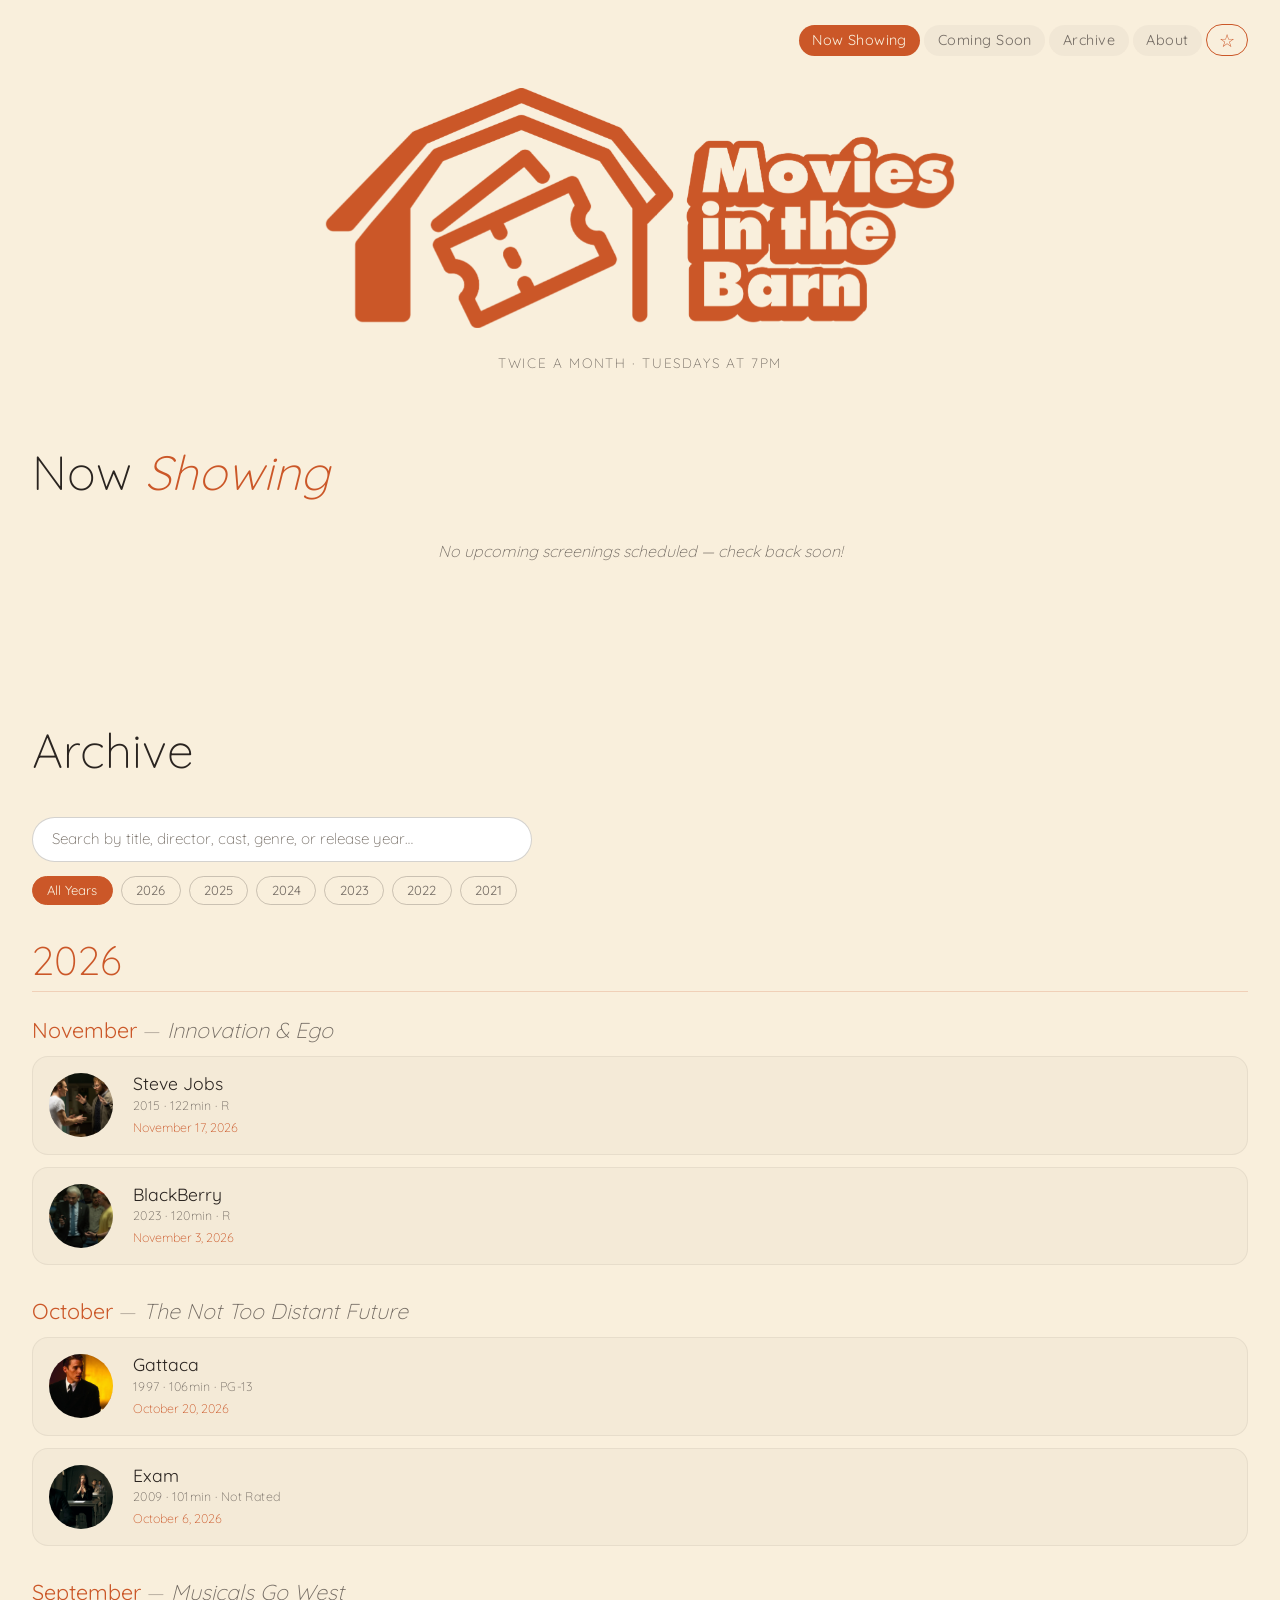
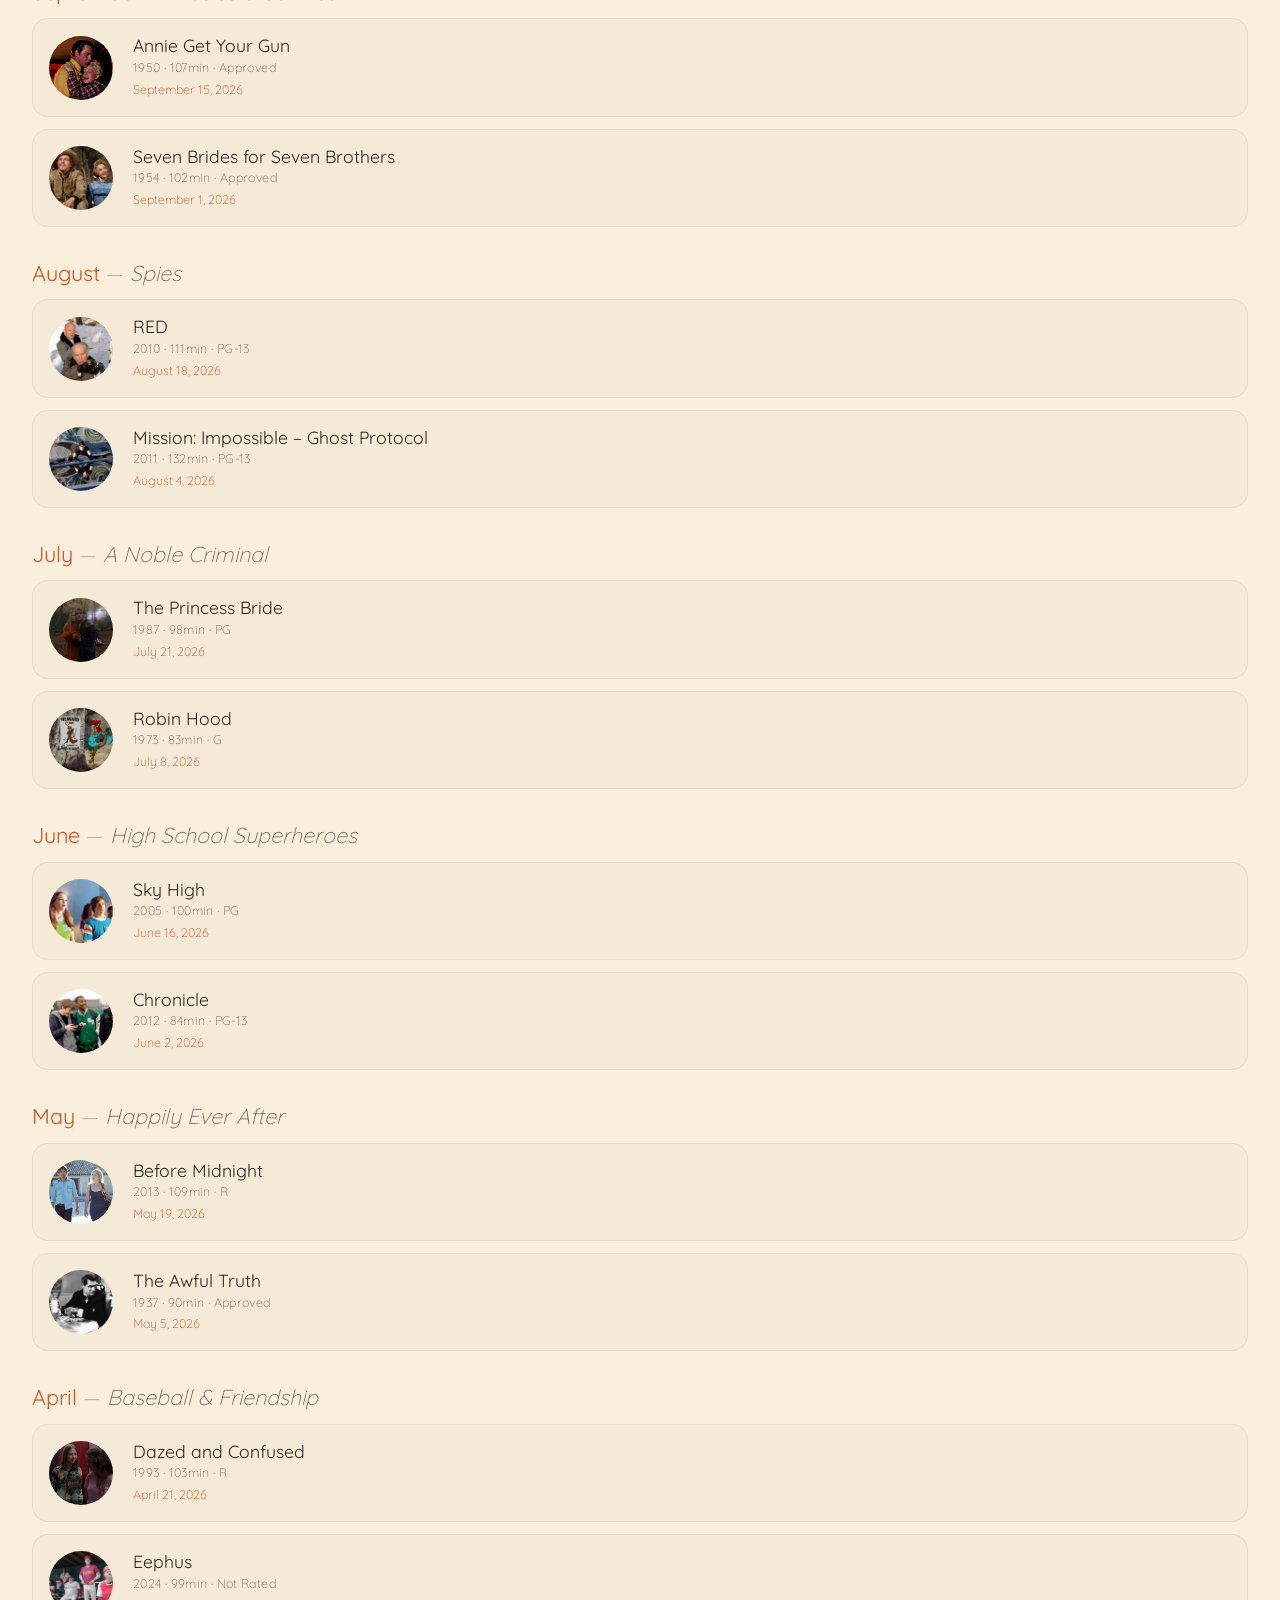
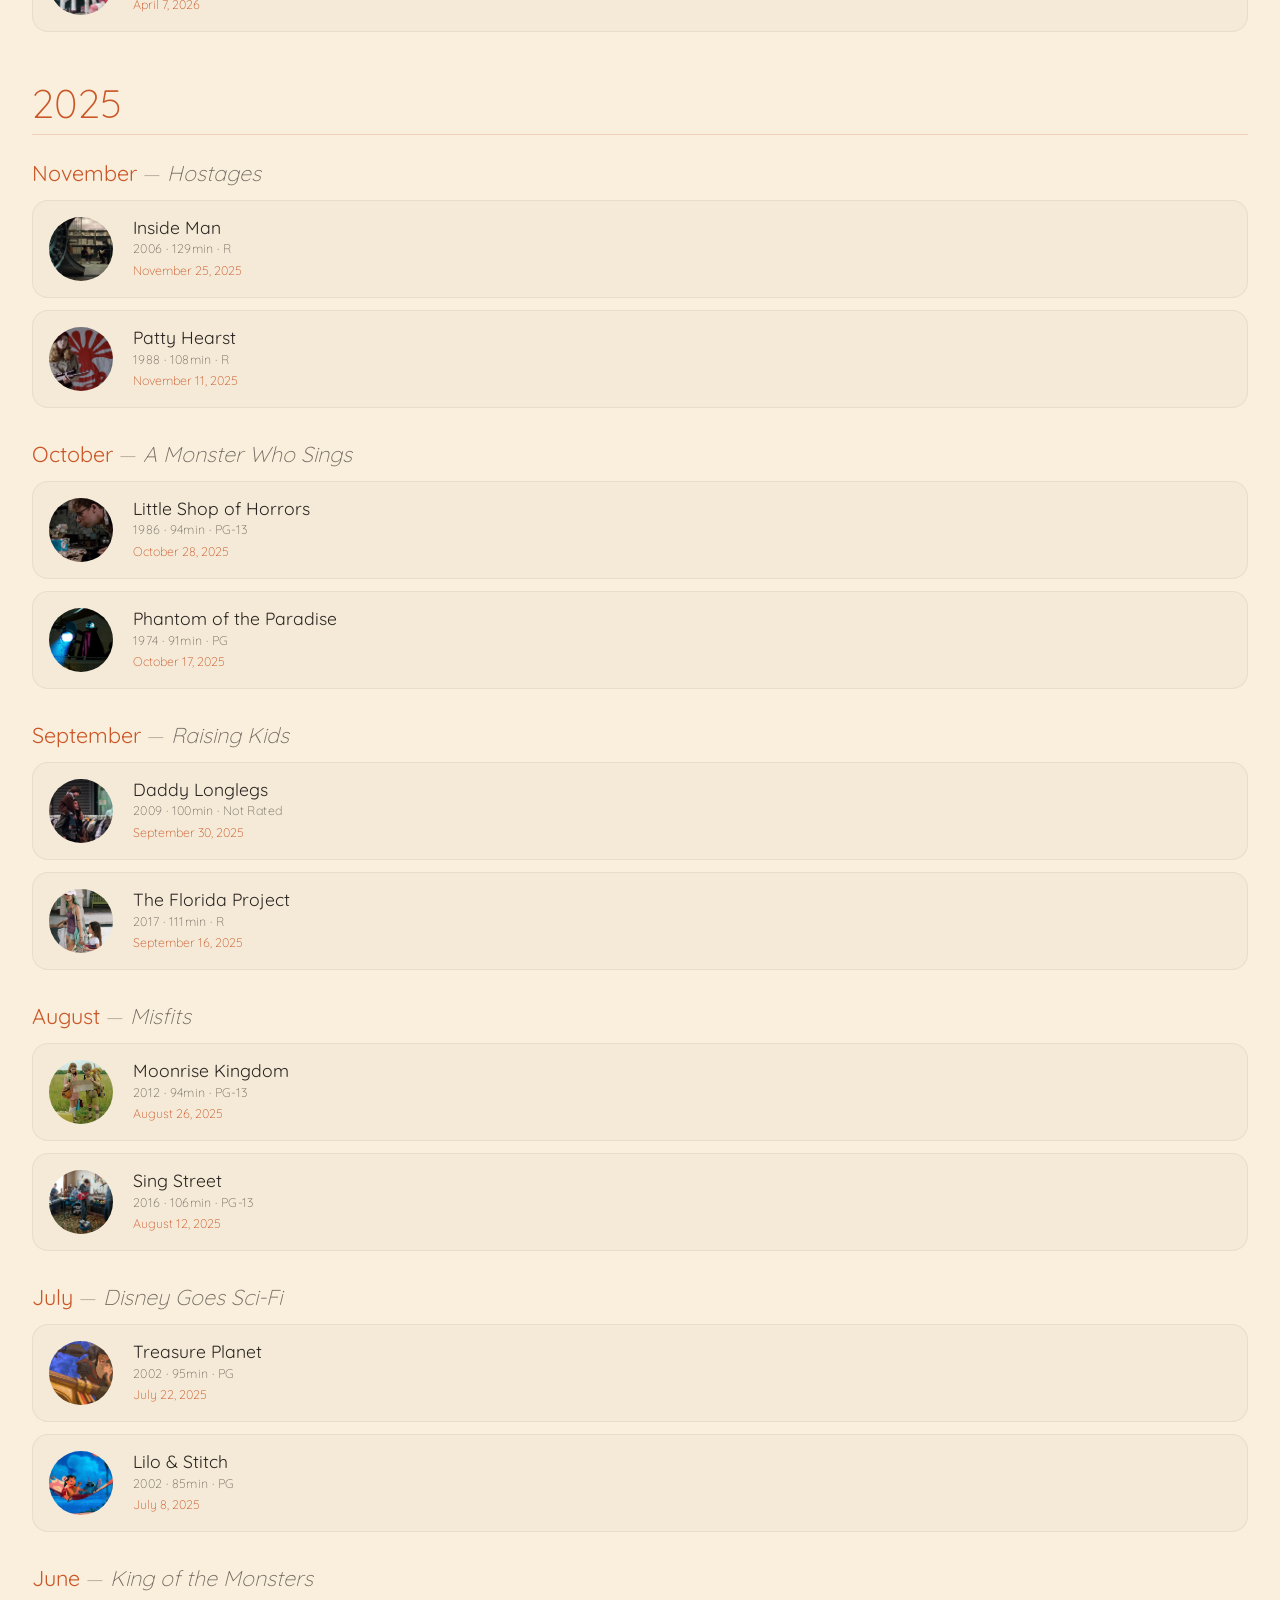
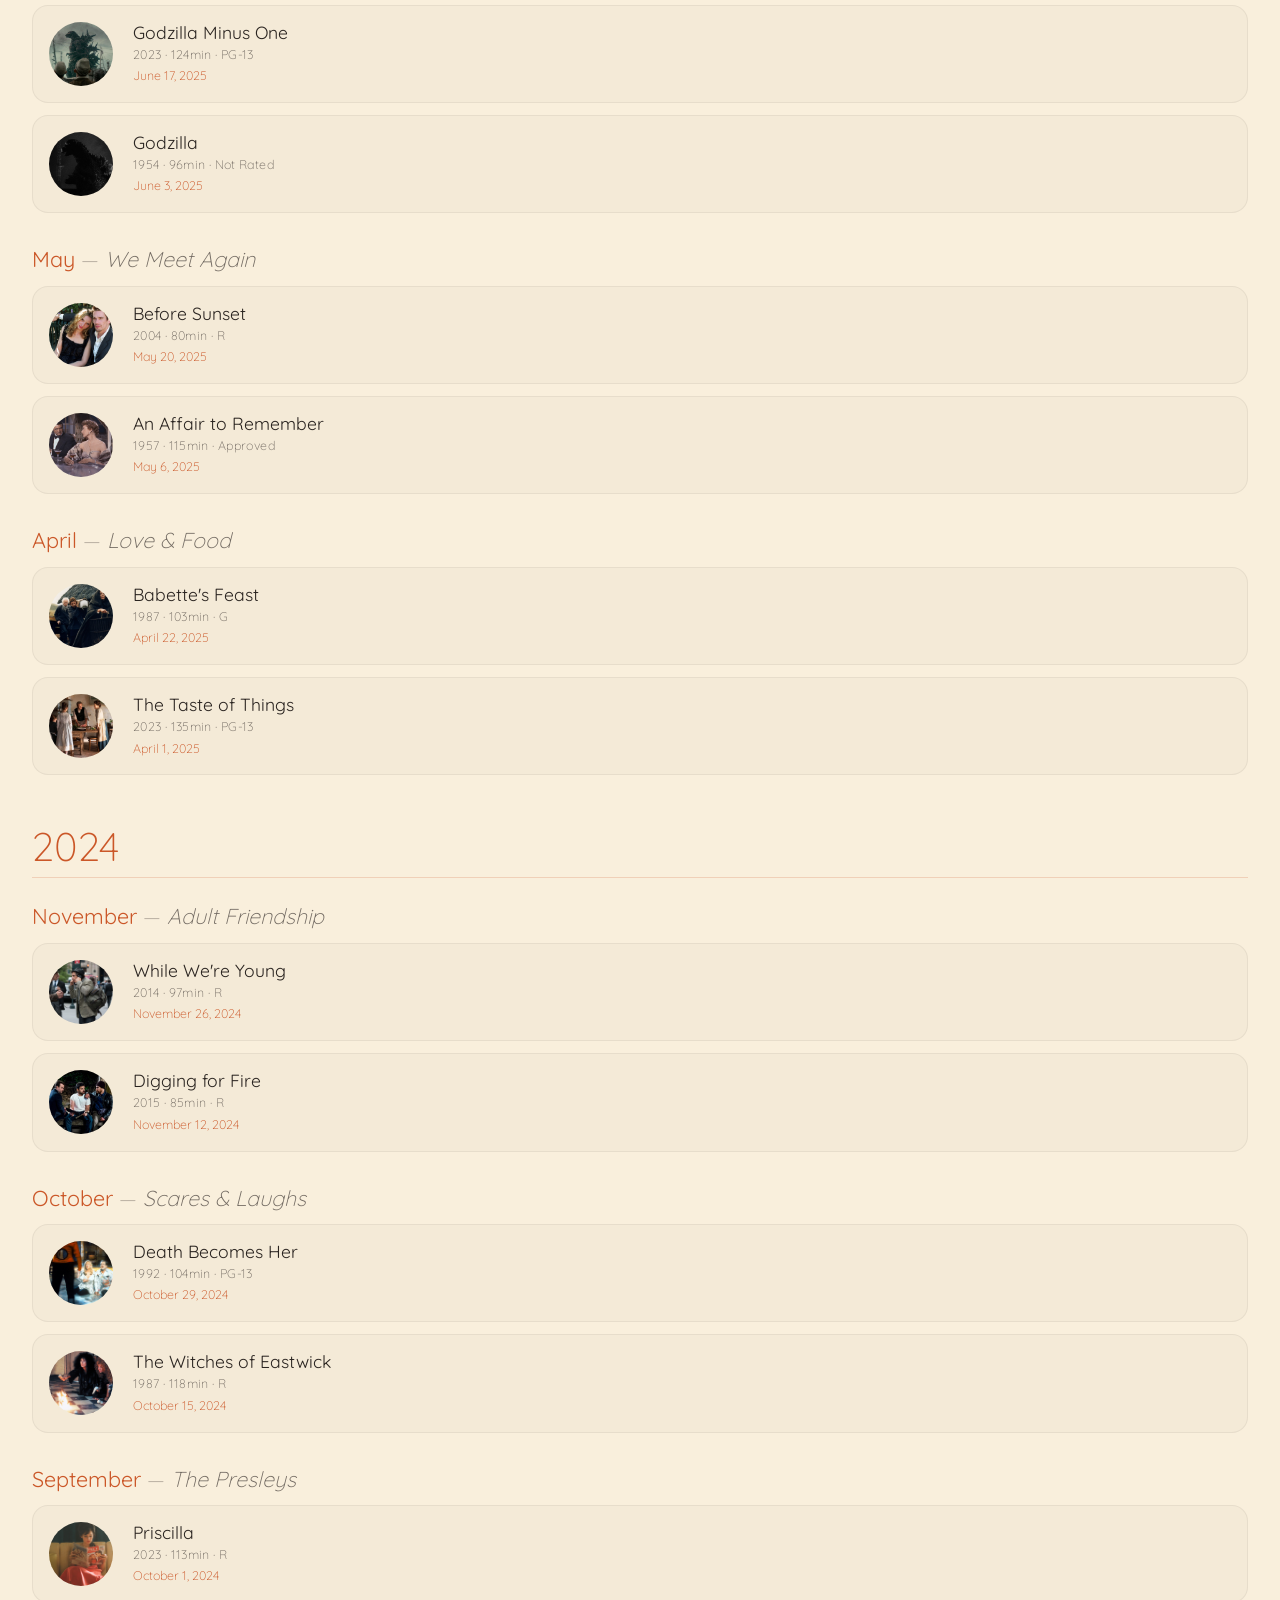
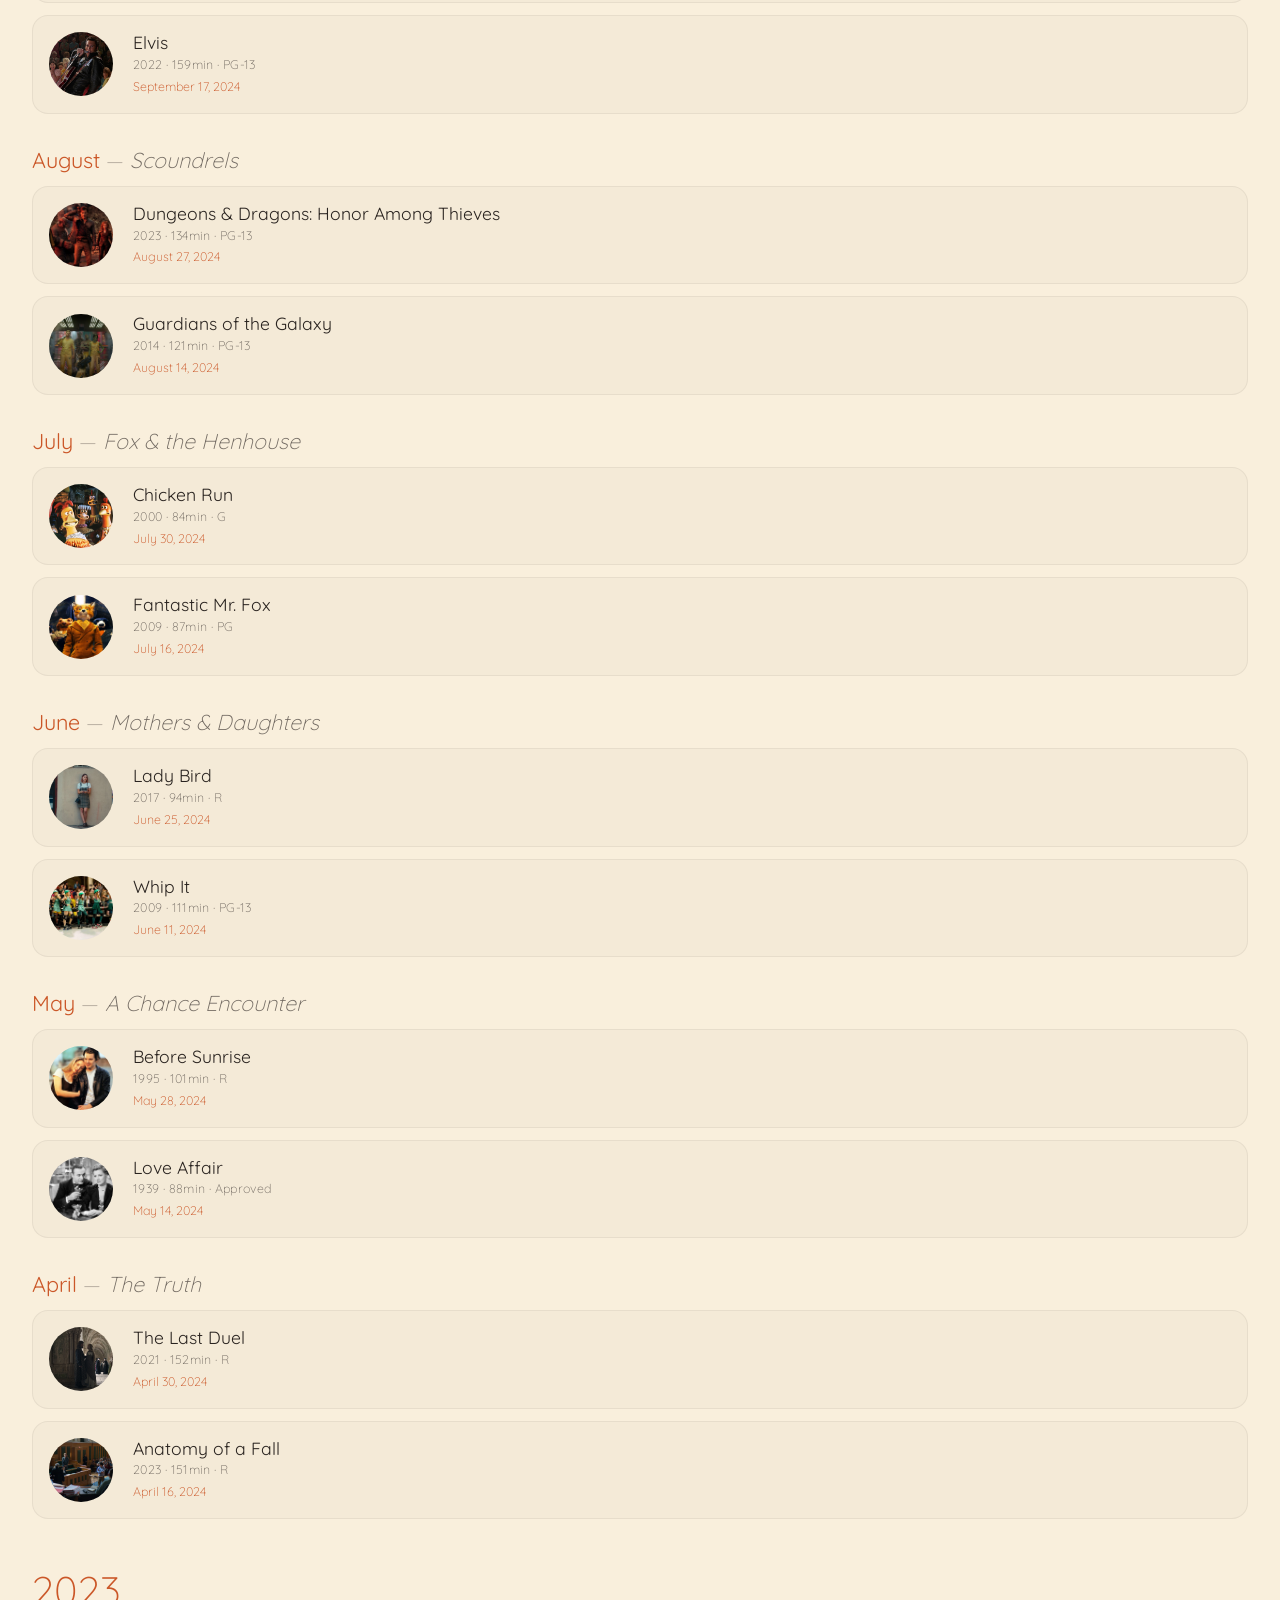
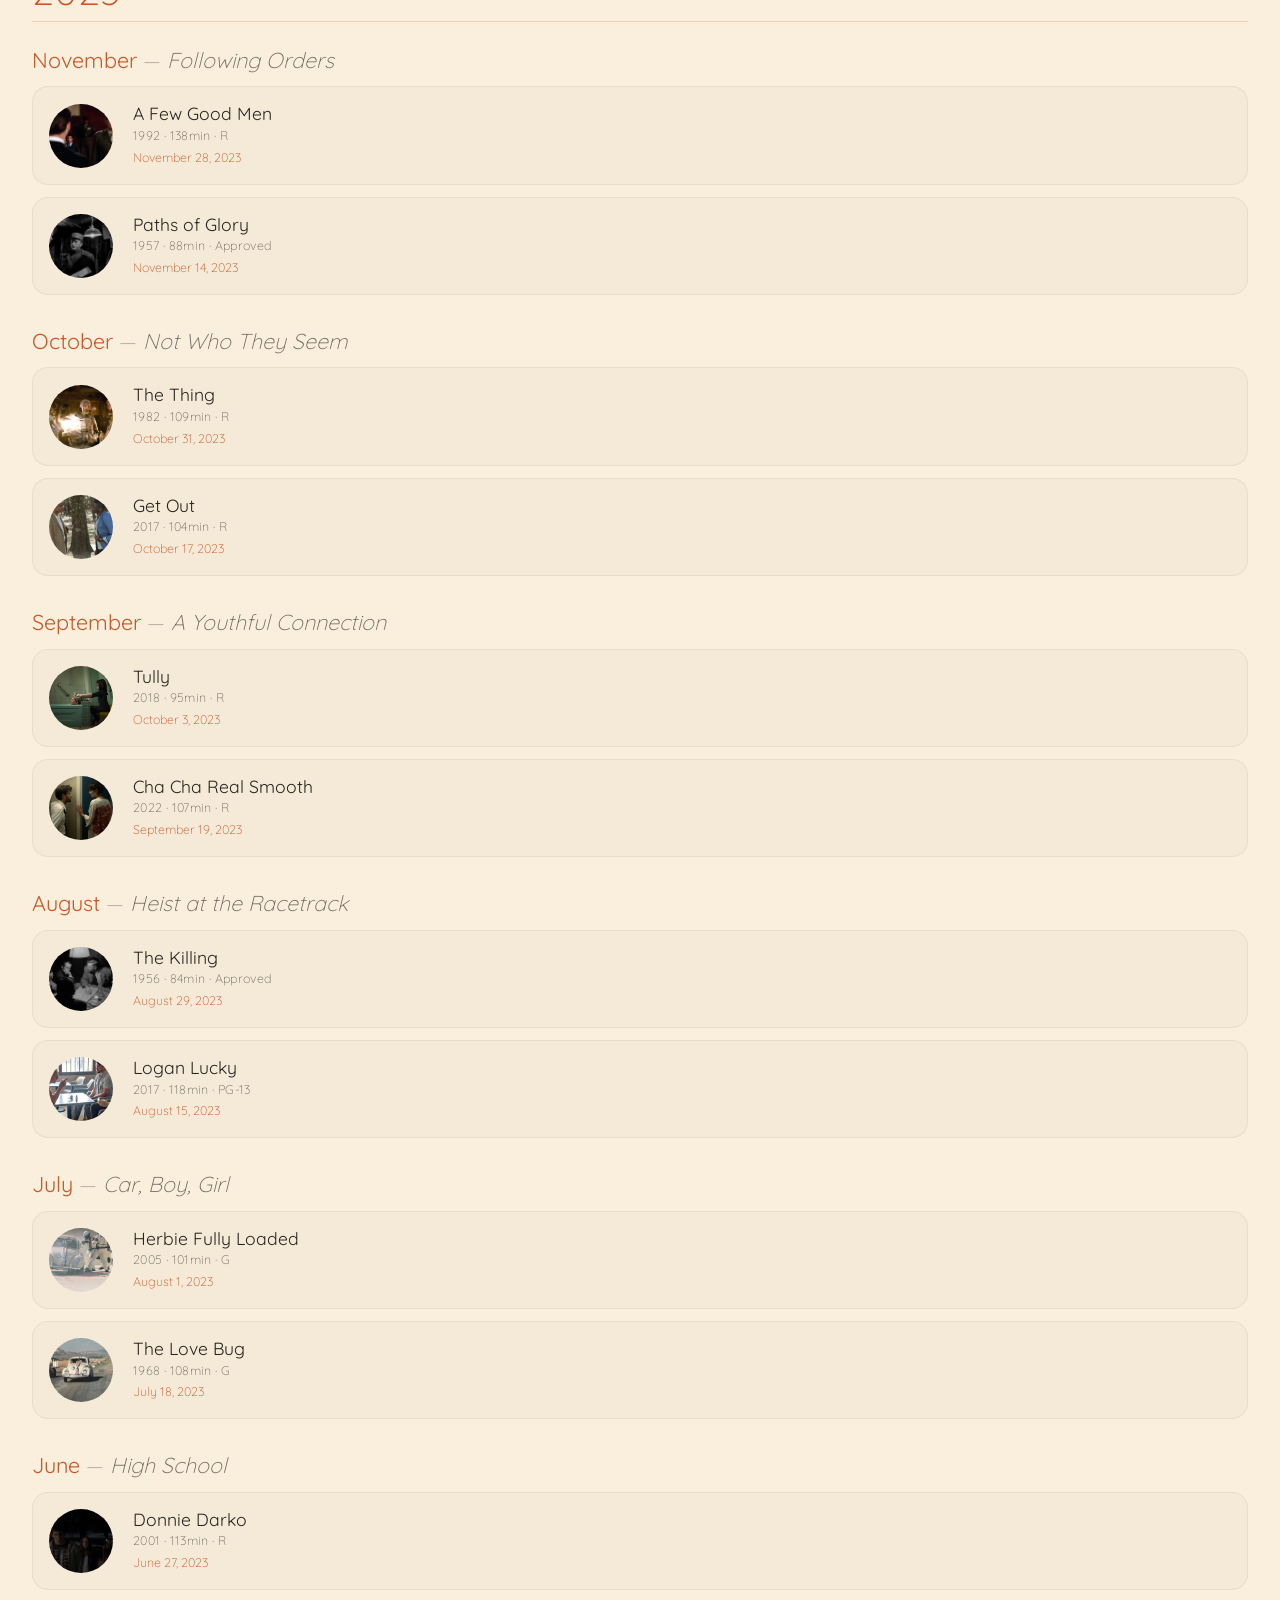
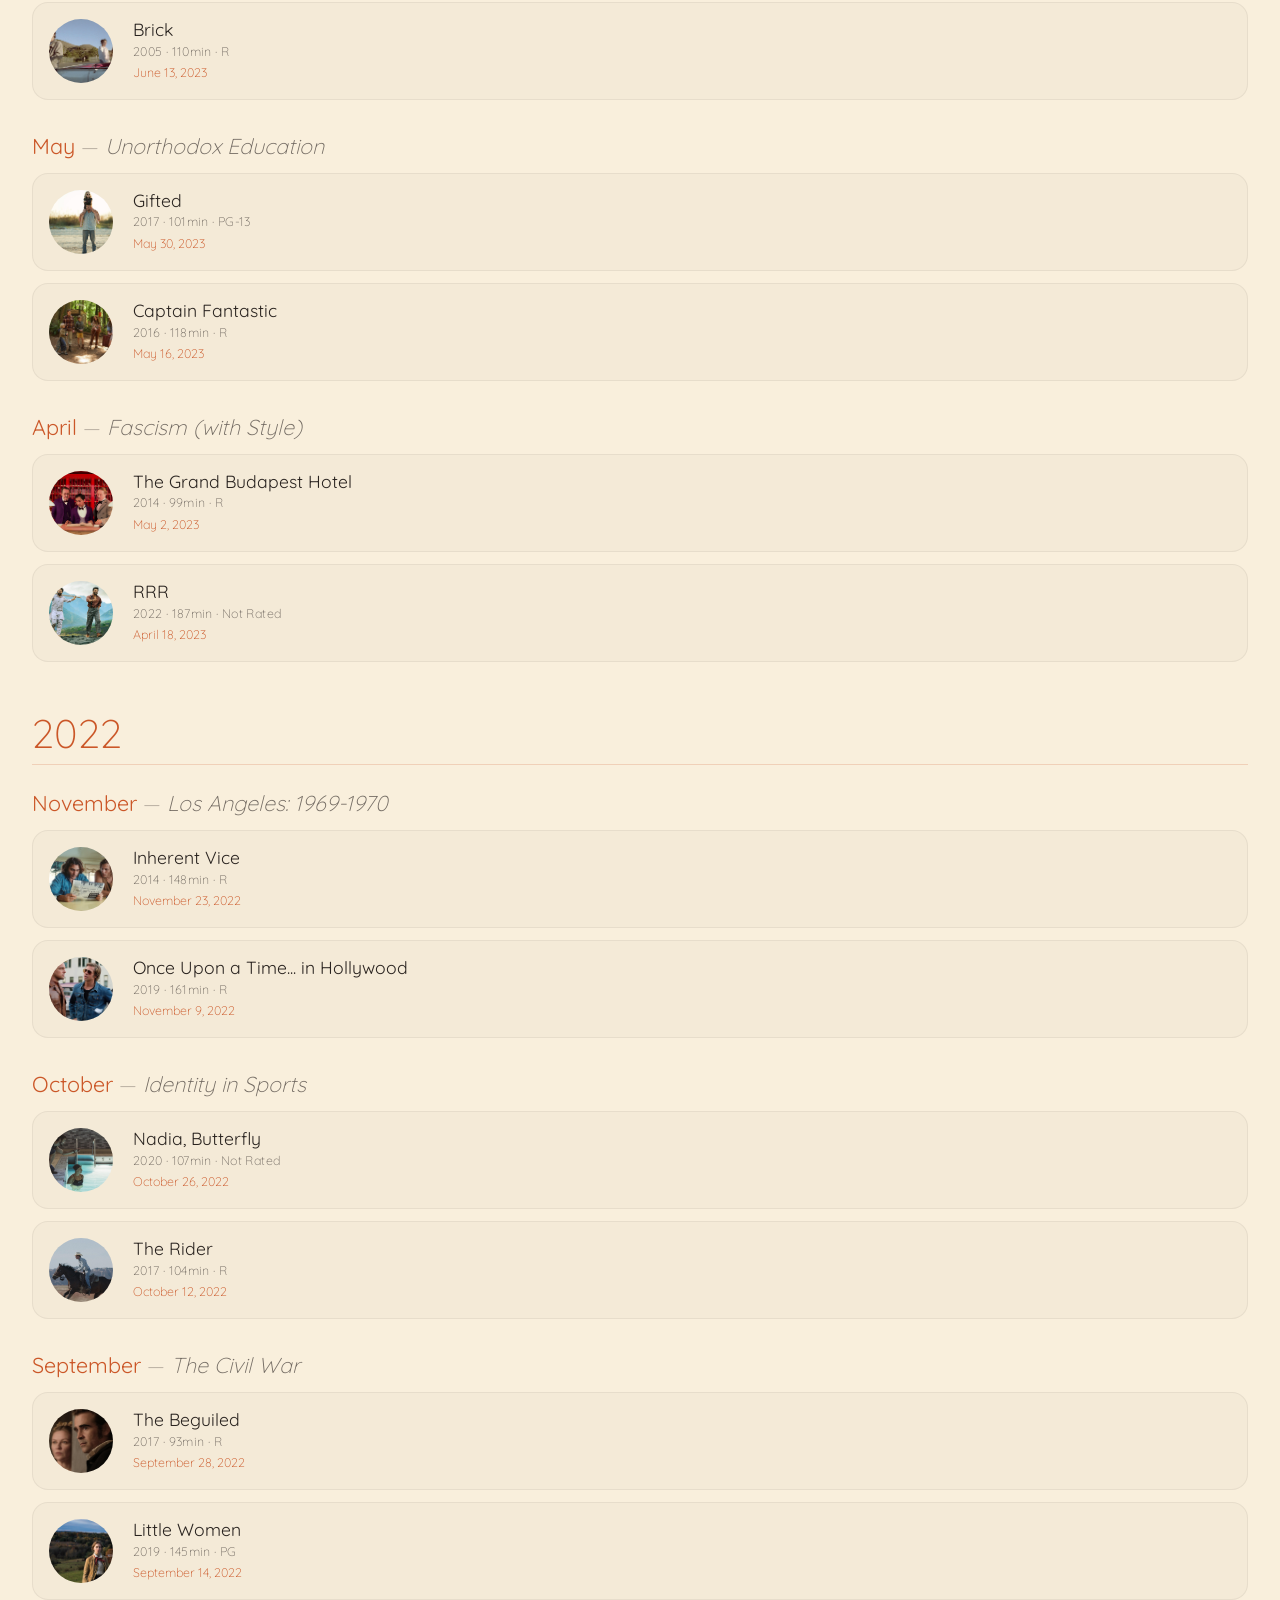
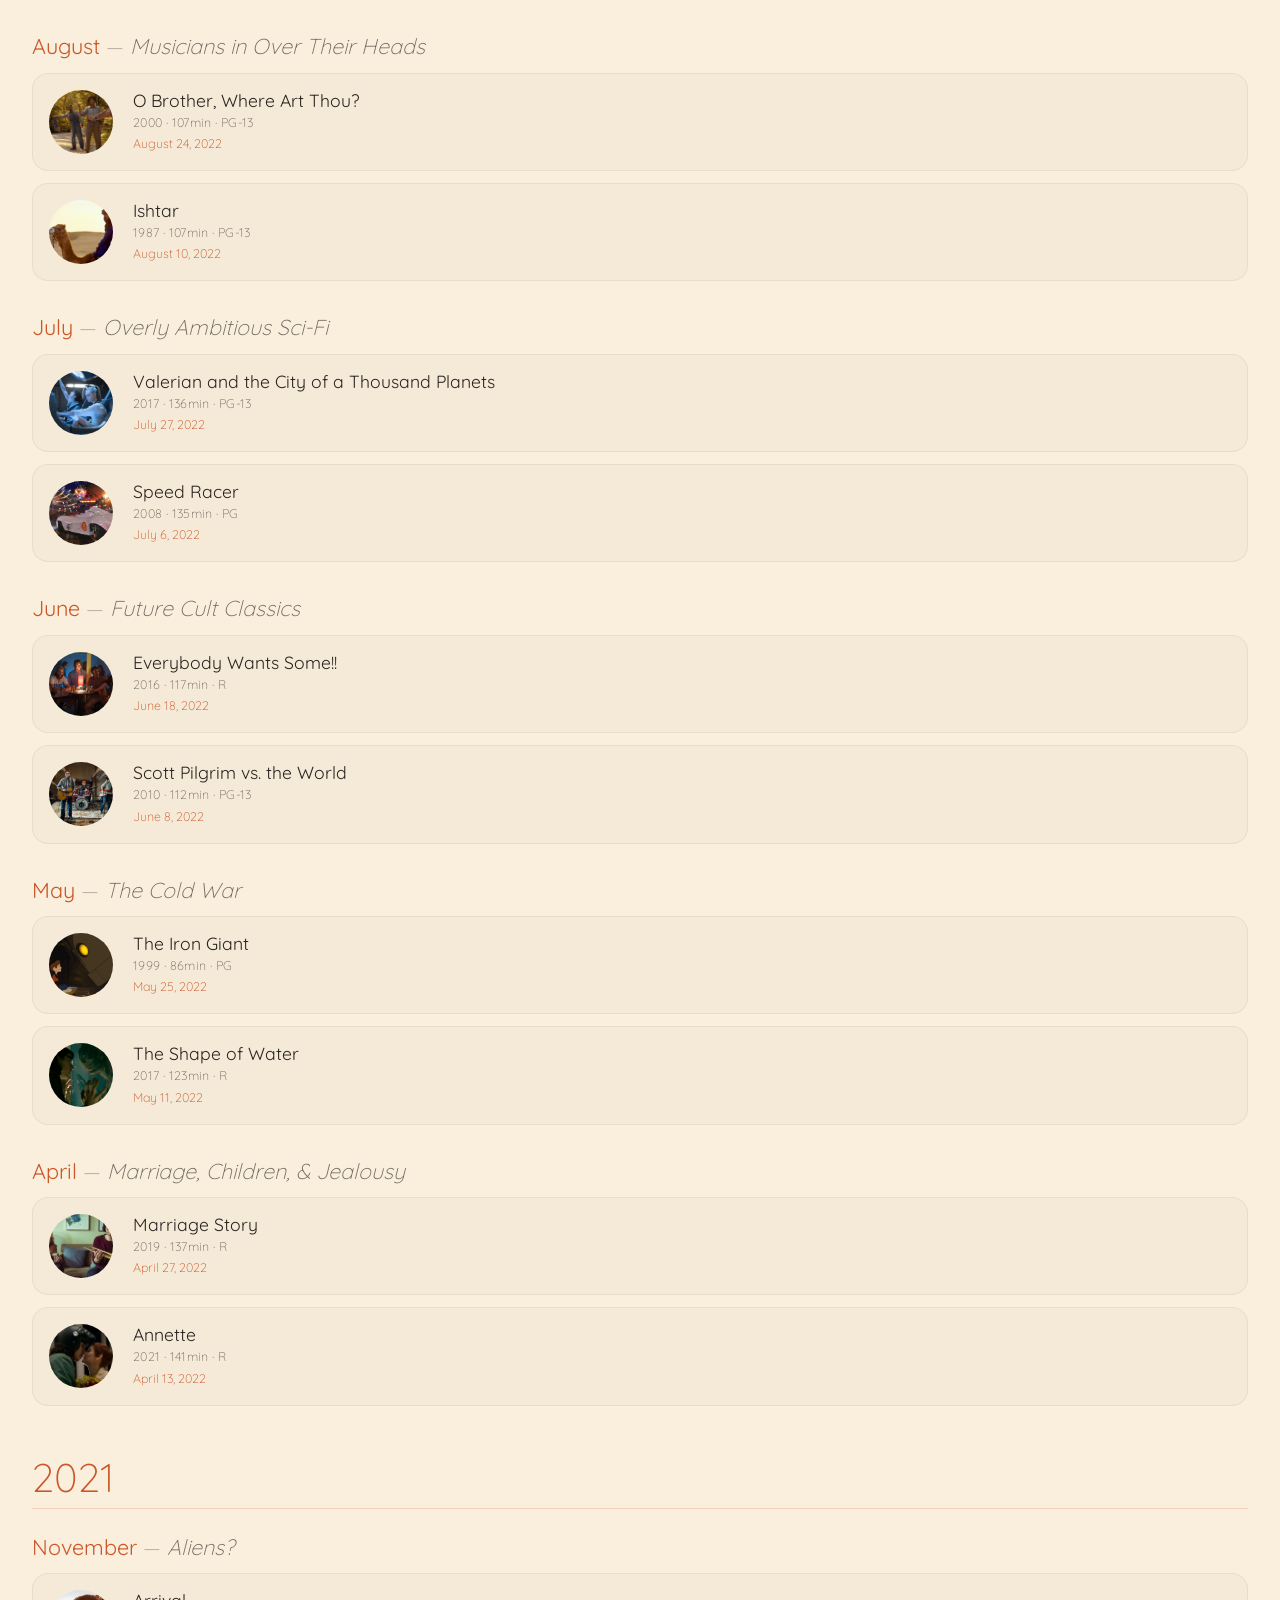
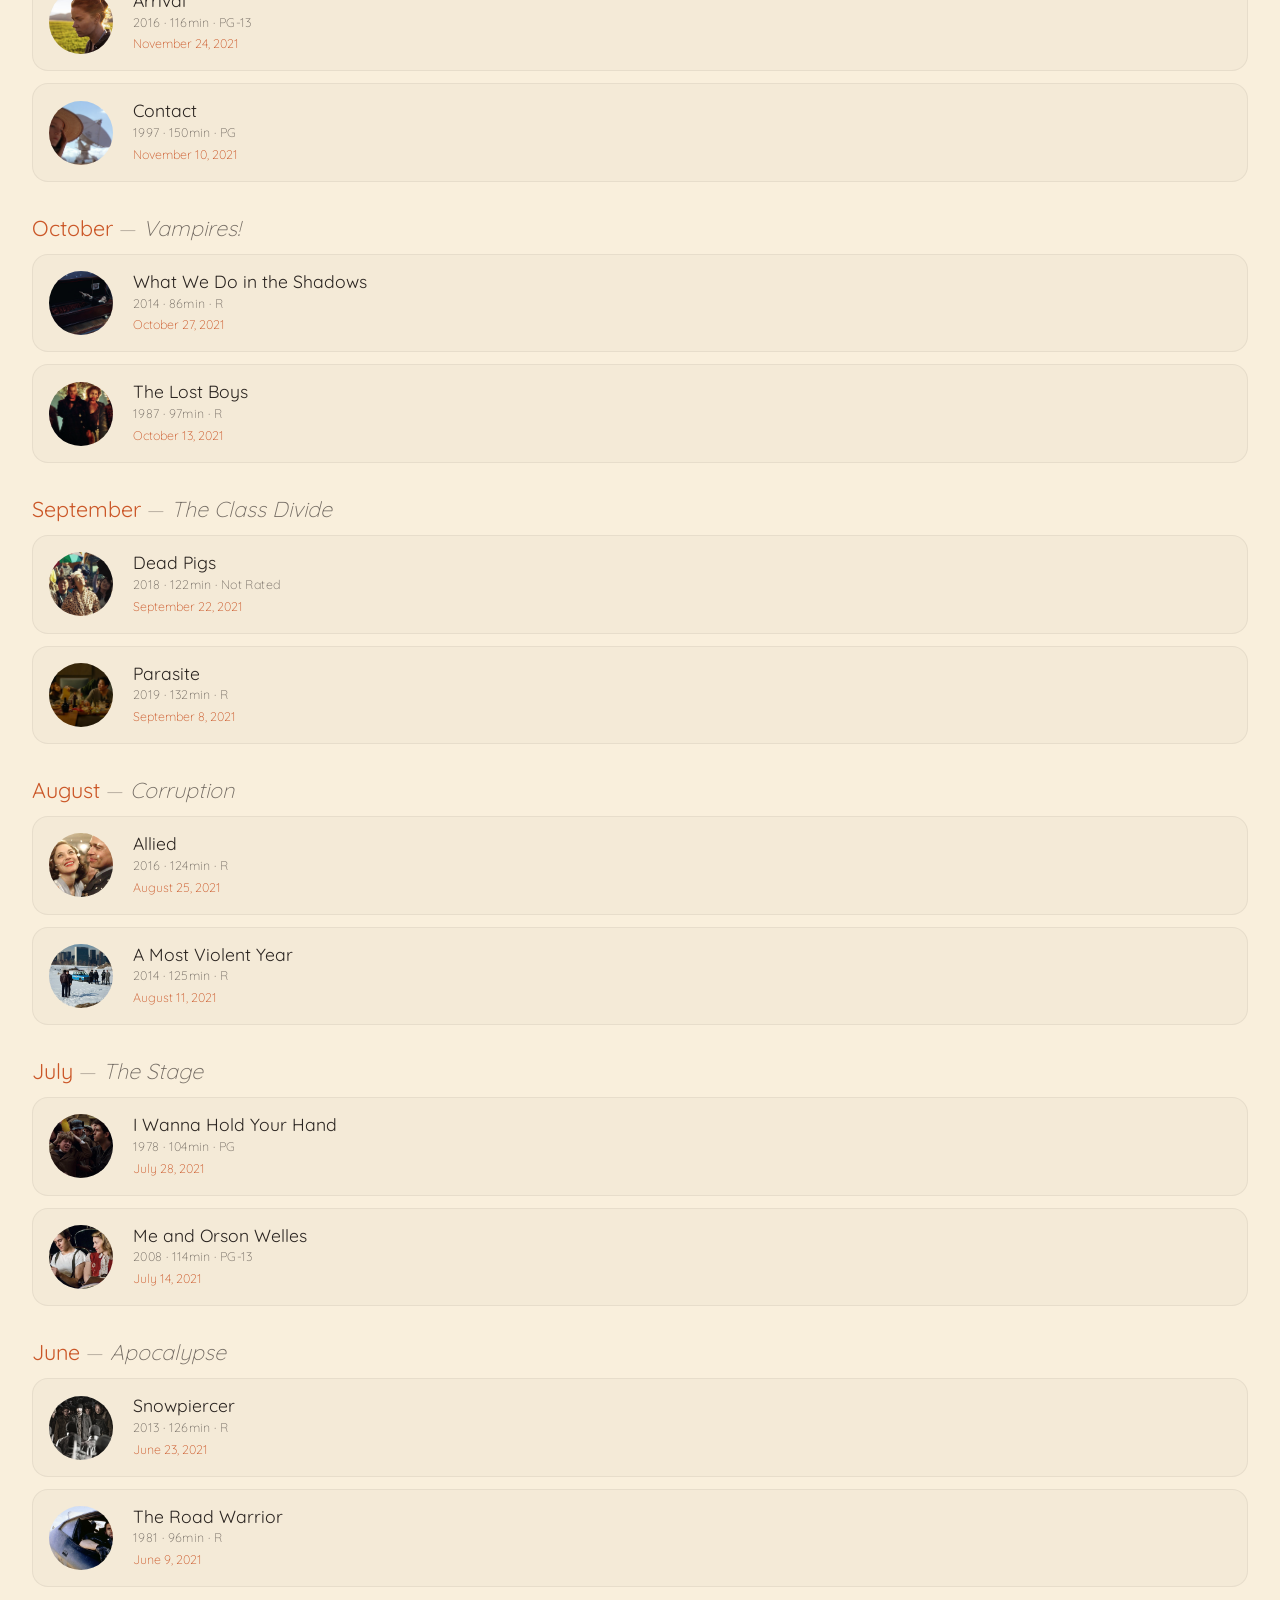
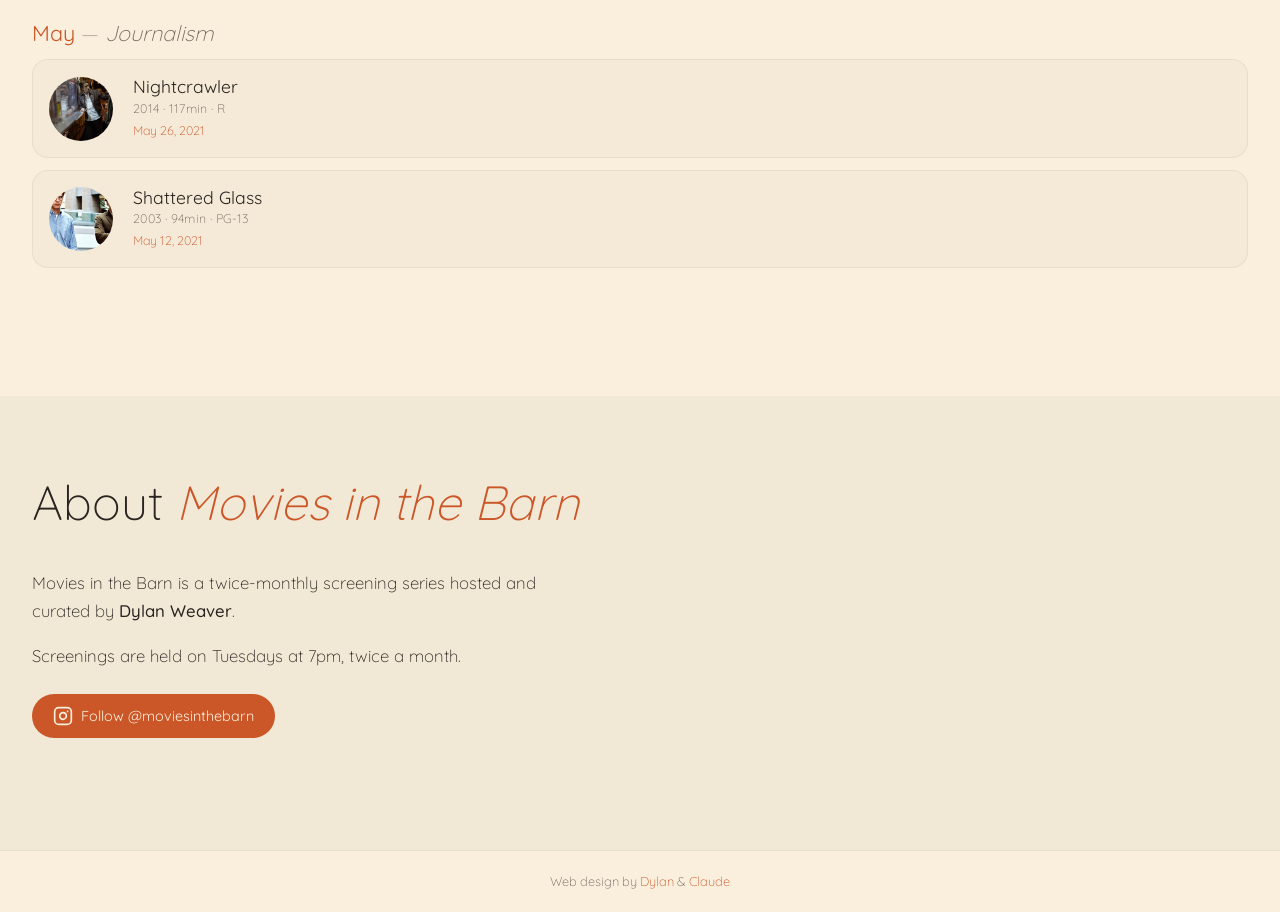
<file: index.html>
<!DOCTYPE html>
<html lang="en">
<head>
  <meta charset="UTF-8" />
  <meta name="viewport" content="width=device-width, initial-scale=1.0" />
  <meta name="robots" content="noindex, nofollow" />
  <title>Movies in the Barn</title>
  <link rel="icon" type="image/png" href="images/favicon.png" />
  <link rel="apple-touch-icon" href="images/favicon.png" />
  <link rel="stylesheet" href="style.css" />
</head>
<body>

  <header class="site-header">
    <nav class="nav-inner">
      <a href="#" class="logo-link">
        <img src="images/logo.png" alt="Movies in the Barn" class="logo" />
      </a>
      <ul class="nav-links">
        <li><a href="#now-showing" class="nav-link">Now Showing</a></li>
        <li><a href="#coming-soon" class="nav-link">Coming Soon</a></li>
        <li><a href="#archive" class="nav-link">Archive</a></li>
        <li><a href="#about" class="nav-link">About</a></li>
      </ul>
      <button class="mode-toggle" id="mode-toggle" aria-label="Toggle fun mode" aria-pressed="false"
              onclick="setViewMode(getViewMode() === 'fun' ? 'boring' : 'fun')">
        <span class="mode-toggle-label mode-toggle-label--boring">&#9734;</span>
        <span class="mode-toggle-label mode-toggle-label--fun">&#9733;</span>
      </button>
      <button class="nav-toggle" aria-label="Toggle menu">&#9776;</button>
    </nav>
  </header>

  <main>

    <!-- Hero -->
    <section class="hero">
      <div class="hero-logo-wrap">
        <img src="images/logo.png" alt="Movies in the Barn" class="hero-logo" />
      </div>
      <div class="hero-text">
        <p class="hero-eyebrow">Twice a month · Tuesdays at 7pm</p>
      </div>
    </section>

    <!-- Now Showing -->
    <section class="sp-section sp-section--first" id="now-showing">
      <div class="section-inner">
        <h2 class="section-label">Now <em>Showing</em></h2>
        <div class="month-films" id="up-next-films"></div>
      </div>
    </section>

    <!-- Coming Up -->
    <section class="sp-section sp-section--tinted" id="coming-soon">
      <div class="section-inner">
        <h2 class="section-label">Coming <em>Soon</em></h2>
        <div id="coming-up-container"></div>
      </div>
    </section>

    <!-- Archive -->
    <section class="sp-section" id="archive">
      <div class="section-inner">
        <h2 class="section-label">Archive</h2>
        <div class="search-bar" style="margin-bottom: 2rem;">
          <input type="search" id="search-input" class="search-input"
                 placeholder="Search by title, director, cast, genre, or release year…" aria-label="Search films" />
          <div class="filter-pills" id="year-filters"></div>
        </div>
        <div id="archive-container"></div>
        <p class="no-results hidden" id="no-results">No films found matching your search.</p>
      </div>
    </section>

    <!-- About -->
    <section class="sp-section sp-section--tinted" id="about">
      <div class="section-inner">
        <div class="about-inline-wrap">
          <div class="about-content">
            <h2 class="section-label">About <em>Movies in the Barn</em></h2>
            <div class="about-body">
              <p>Movies in the Barn is a twice-monthly screening series hosted and curated by <strong>Dylan Weaver</strong>.</p>
              <p>Screenings are held on Tuesdays at 7pm, twice a month.</p>
              <a href="https://instagram.com/moviesinthebarn" target="_blank" class="instagram-link">
                <svg width="20" height="20" viewBox="0 0 24 24" fill="none" stroke="currentColor" stroke-width="2" stroke-linecap="round" stroke-linejoin="round" aria-hidden="true"><rect x="2" y="2" width="20" height="20" rx="5" ry="5"/><path d="M16 11.37A4 4 0 1 1 12.63 8 4 4 0 0 1 16 11.37z"/><line x1="17.5" y1="6.5" x2="17.51" y2="6.5"/></svg>
                Follow @moviesinthebarn
              </a>
            </div>
          </div>
        </div>
      </div>
    </section>

  </main>

  <footer class="site-footer">
    <p class="footer-credit">Web design by <a href="https://instagram.com/djweaver29" target="_blank">Dylan</a> &amp; <a href="https://claude.ai" target="_blank">Claude</a></p>
  </footer>


  <script src="events.js"></script>
  <script src="movie-meta.js"></script>
  <script src="reviews.js"></script>
  <script src="rss-reviews.js"></script>
  <script src="calendar.js"></script>
  <script>

    // ── Merge TMDB metadata into events ────────────────────
    EVENTS.forEach(e => {
      const m = MOVIE_META[e.title];
      if (m) Object.assign(e, m);
    });

    // ── Date logic ──────────────────────────────────────────
    const today = new Date();
    today.setHours(0, 0, 0, 0);

    function isArchived(e) {
      return today > new Date(e.date + "T00:00:00");
    }

    const allSorted = [...EVENTS].sort((a, b) => new Date(a.date) - new Date(b.date));
    const upcoming  = allSorted.filter(e => !isArchived(e));
    const archived  = allSorted.filter(e =>  isArchived(e)).reverse(); // newest-first

    const featured = upcoming.slice(0, 2);
    const rest     = upcoming.slice(2);

    // ── Now Showing ─────────────────────────────────────────

    const upNextFilms = document.getElementById("up-next-films");

    if (featured.length > 0) {
      upNextFilms.innerHTML = featured.map(e => buildFilmCard(e, true)).join("");
    } else {
      upNextFilms.innerHTML = `
        <p class="section-empty">No upcoming screenings scheduled — check back soon!</p>
      `;
    }

    // ── Coming Up ───────────────────────────────────────────

    const comingUpSection   = document.getElementById("coming-soon");
    const comingUpContainer = document.getElementById("coming-up-container");

    function renderComingSoon() {
      if (rest.length === 0) {
        comingUpSection.hidden = true;
        return;
      }
      comingUpSection.hidden = false;
      const mode = getViewMode();

      if (mode === "fun") {
        comingUpContainer.innerHTML = `
          <div class="month-films">
            ${rest.map(e => buildFilmCard(e, false)).join("")}
          </div>
        `;
      } else {
        // Group by month/theme for archive-style layout
        const byMonth = {};
        rest.forEach(e => {
          const key = e.month + "||" + e.theme;
          if (!byMonth[key]) byMonth[key] = [];
          byMonth[key].push(e);
        });

        comingUpContainer.innerHTML = Object.entries(byMonth).map(([key, events]) => {
          const [month, theme] = key.split("||");
          return `
            <div class="archive-month-block">
              <h4 class="archive-month-heading">${month} <span class="archive-month-theme">${theme}</span></h4>
              <div class="archive-films">
                ${events.map(buildComingSoonRow).join("")}
              </div>
            </div>
          `;
        }).join("");
      }
    }

    renderComingSoon();

    // ── Now Showing re-render on mode change ─────────────

    function renderNowShowing() {
      if (featured.length > 0) {
        upNextFilms.innerHTML = featured.map(e => buildFilmCard(e, true)).join("");
      }
    }

    window.addEventListener("modechange", function() {
      renderNowShowing();
      renderComingSoon();
    });

    // ── Archive ─────────────────────────────────────────────

    const years = [...new Set(archived.map(e => e.year))].sort((a, b) => b - a);
    let activeYear = "all";

    function buildArchiveRow(e) {
      const d = new Date(e.date + "T00:00:00");
      const dateStr = d.toLocaleDateString("en-US", { month: "long", day: "numeric", year: "numeric" });
      const filmData = JSON.stringify(e).replace(/"/g, "&quot;");
      return `
        <div class="archive-row" data-film="${filmData}" onclick="openFilmModal(this)" style="cursor:pointer;">
          ${e.posterUrl
            ? `<img src="${e.posterUrl}" alt="${e.title}" class="archive-poster" loading="lazy" style="object-position:${POSTER_PAN[e.title] || 'center center'}" />`
            : `<div class="archive-poster archive-poster--placeholder"><span>🎬</span></div>`
          }
          <div class="archive-row-info">
            <h3 class="archive-title">${e.title}</h3>
            <p class="archive-meta">${e.releaseYear} &middot; ${e.runtime} &middot; ${e.rating}</p>
            ${(e.genres && e.genres.length) ? `<p class="archive-genres" hidden>${e.genres.join(" &middot; ")}</p>` : ""}
            <p class="archive-date">${dateStr}</p>
          </div>
        </div>
      `;
    }

    function renderPills() {
      const pillContainer = document.getElementById("year-filters");
      pillContainer.innerHTML = [
        { label: "All Years", val: "all" },
        ...years.map(y => ({ label: String(y), val: y }))
      ].map(p => `
        <button class="pill ${activeYear == p.val ? "pill--active" : ""}"
                data-year="${p.val}">${p.label}</button>
      `).join("");
      pillContainer.querySelectorAll(".pill").forEach(btn => {
        btn.addEventListener("click", () => {
          activeYear = btn.dataset.year === "all" ? "all" : parseInt(btn.dataset.year);
          renderPills();
          renderArchive();
        });
      });
    }

    function renderArchive() {
      const query = document.getElementById("search-input").value.toLowerCase().trim();
      const filtered = archived.filter(e => {
        const matchYear = activeYear === "all" || e.year === activeYear;
        const matchQuery = !query
          || e.title.toLowerCase().includes(query)
          || e.theme.toLowerCase().includes(query)
          || e.month.toLowerCase().includes(query)
          || String(e.releaseYear).includes(query)
          || (e.genres || []).some(g => g.toLowerCase().includes(query))
          || (e.director || "").toLowerCase().includes(query)
          || (e.cast || []).some(c => c.toLowerCase().includes(query));
        return matchYear && matchQuery;
      });

      const container = document.getElementById("archive-container");
      const noResults = document.getElementById("no-results");

      if (filtered.length === 0) {
        container.innerHTML = "";
        noResults.classList.remove("hidden");
        return;
      }
      noResults.classList.add("hidden");

      // When filtering by a single year, show chronologically (oldest first).
      // Otherwise keep the default reverse-chronological ordering.
      const ordered = activeYear === "all" ? filtered : filtered.slice().reverse();

      const byYear = {};
      ordered.forEach(e => {
        if (!byYear[e.year]) byYear[e.year] = {};
        const key = e.month + "||" + e.theme;
        if (!byYear[e.year][key]) byYear[e.year][key] = [];
        byYear[e.year][key].push(e);
      });

      container.innerHTML = Object.keys(byYear).sort((a, b) => b - a).map(year => `
        <div class="archive-year">
          <h3 class="archive-year-heading">${year}</h3>
          ${Object.entries(byYear[year]).map(([key, events]) => {
            const [month, theme] = key.split("||");
            return `
              <div class="archive-month-block">
                <h4 class="archive-month-heading">${month} <span class="archive-month-theme">${theme}</span></h4>
                <div class="archive-films">
                  ${events.map(buildArchiveRow).join("")}
                </div>
              </div>
            `;
          }).join("")}
        </div>
      `).join("");
    }

    renderPills();
    renderArchive();
    document.getElementById("search-input").addEventListener("input", renderArchive);

  </script>

  <script>
    document.querySelector(".nav-toggle").addEventListener("click", function () {
      document.querySelector(".nav-links").classList.toggle("open");
    });

    // Sync toggle button with saved mode
    var savedMode = getViewMode();
    var toggleBtn = document.getElementById("mode-toggle");
    if (toggleBtn) toggleBtn.setAttribute("aria-pressed", savedMode === "fun");

    // ── Logo scroll behaviour ────────────────────────────────
    // The hero logo stays sticky and scales down as you scroll.
    // Once the hero scrolls away, the nav logo (already in the navbar)
    // fades in. No position switching, no layout shifts.

    const heroLogoWrap = document.querySelector(".hero-logo-wrap");
    const heroLogo     = heroLogoWrap.querySelector(".hero-logo");
    const heroSection  = document.querySelector(".hero");
    const heroText     = heroSection.querySelector(".hero-text");
    const navLogo      = document.querySelector(".site-header .logo");

    const logoFullHeight = 240;
    const logoNavHeight  = 44;
    const minScale       = logoNavHeight / logoFullHeight;

    // The hero logo shrinks over this scroll distance
    const shrinkRange = logoFullHeight * 0.6;

    // Scroll-Y where the sticky logo first touches its top:11px stop
    const stickyEngageY = heroLogoWrap.getBoundingClientRect().top + window.scrollY - 18;

    function updateLogo() {
      const scrolled = window.scrollY - stickyEngageY;
      const progress = Math.max(0, Math.min(1, scrolled / shrinkRange));

      // Scale the hero logo
      const scale = 1 - progress * (1 - minScale);
      heroLogo.style.transform = "scale(" + scale.toFixed(5) + ")";

      // Fade hero text in the first half
      if (heroText) heroText.style.opacity = Math.max(0, 1 - progress * 2.5);

      // Once the hero logo area scrolls past the navbar, show the nav logo
      const wrapRect = heroLogoWrap.getBoundingClientRect();
      const heroLogoBtm = wrapRect.top + logoNavHeight; // visible bottom of scaled logo
      const navShow = heroLogoBtm < 80; // 80 = navbar height

      if (navLogo) {
        navLogo.style.opacity = navShow ? "1" : "0";
        navLogo.style.pointerEvents = navShow ? "auto" : "none";
      }
    }

    window.addEventListener("scroll", updateLogo, { passive: true });
    updateLogo();

    // Highlight active nav link based on scroll position
    const sections = ["now-showing", "coming-soon", "archive", "about"];
    const navLinks = document.querySelectorAll(".nav-link");

    function updateActiveNav() {
      // If scrolled to bottom, highlight the last section (About)
      const atBottom = (window.innerHeight + window.scrollY) >= (document.body.scrollHeight - 2);
      let current;
      if (atBottom) {
        current = sections[sections.length - 1];
      } else {
        current = sections[0];
        sections.forEach(id => {
          const el = document.getElementById(id);
          if (el && !el.hidden && el.getBoundingClientRect().top <= 100) current = id;
        });
      }
      navLinks.forEach(a => {
        a.classList.toggle("active", a.getAttribute("href") === "#" + current);
      });
    }

    window.addEventListener("scroll", updateActiveNav, { passive: true });
    updateActiveNav();
  </script>

</body>
</html>
</file>
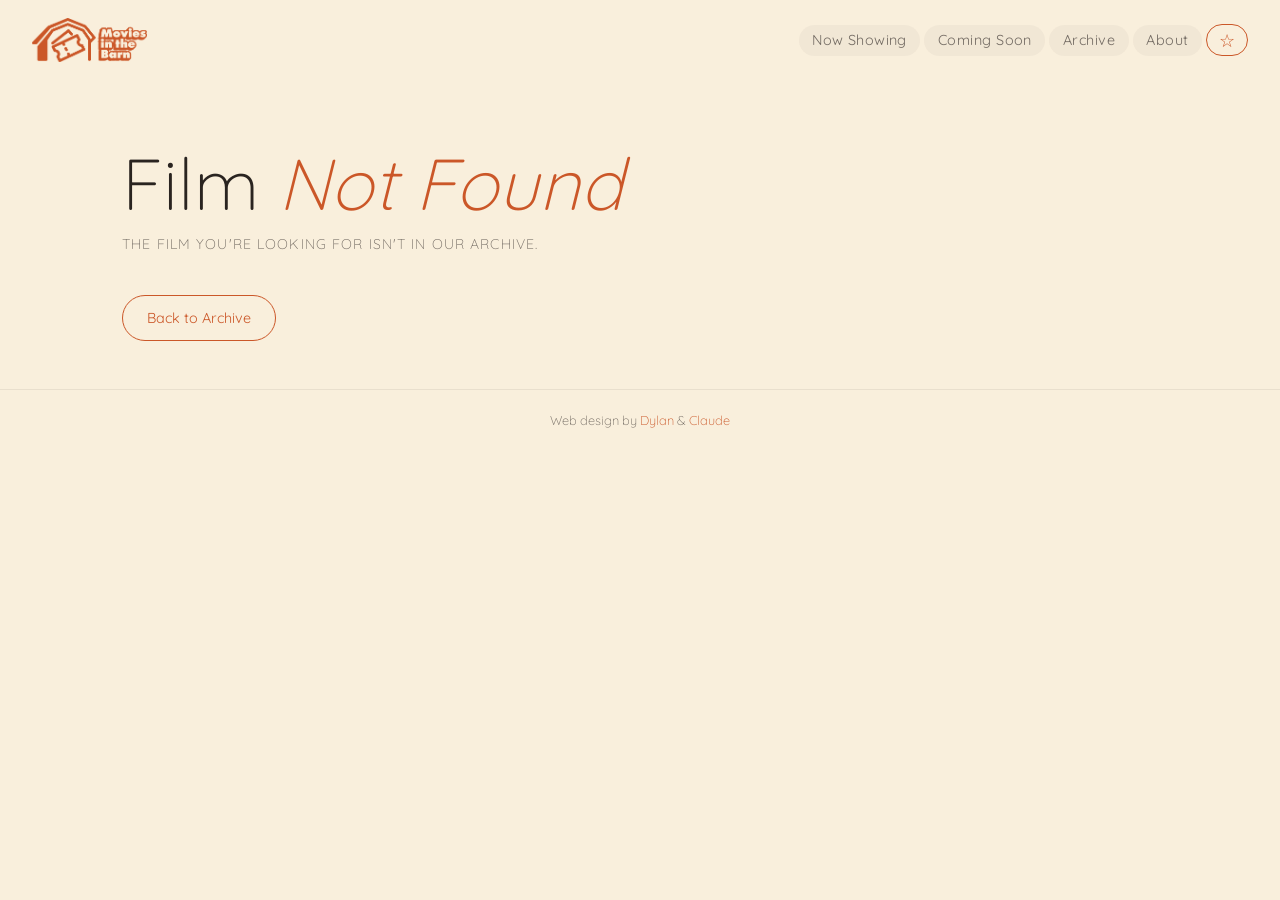
<file: film.html>
<!DOCTYPE html>
<html lang="en">
<head>
  <meta charset="UTF-8" />
  <meta name="viewport" content="width=device-width, initial-scale=1.0" />
  <meta name="robots" content="noindex, nofollow" />
  <title>Movies in the Barn</title>
  <link rel="icon" type="image/png" href="images/favicon.png" />
  <link rel="apple-touch-icon" href="images/favicon.png" />
  <link rel="stylesheet" href="style.css" />
</head>
<body>

  <header class="site-header">
    <nav class="nav-inner">
      <a href="index.html" class="logo-link">
        <img src="images/logo.png" alt="Movies in the Barn" class="logo" style="opacity:1;pointer-events:auto" />
      </a>
      <ul class="nav-links">
        <li><a href="index.html#now-showing" class="nav-link">Now Showing</a></li>
        <li><a href="index.html#coming-soon" class="nav-link">Coming Soon</a></li>
        <li><a href="index.html#archive" class="nav-link">Archive</a></li>
        <li><a href="index.html#about" class="nav-link">About</a></li>
      </ul>
      <button class="mode-toggle" id="mode-toggle" aria-label="Toggle fun mode" aria-pressed="false"
              onclick="setViewMode(getViewMode() === 'fun' ? 'boring' : 'fun')">
        <span class="mode-toggle-label mode-toggle-label--boring">&#9734;</span>
        <span class="mode-toggle-label mode-toggle-label--fun">&#9733;</span>
      </button>
      <button class="nav-toggle" aria-label="Toggle menu">&#9776;</button>
    </nav>
  </header>

  <main>
    <div id="film-page-content">
      <!-- Rendered by JS -->
    </div>
  </main>

  <footer class="site-footer">
    <p class="footer-credit">Web design by <a href="https://instagram.com/djweaver29" target="_blank">Dylan</a> &amp; <a href="https://claude.ai" target="_blank">Claude</a></p>
  </footer>

<script src="events.js"></script>
  <script src="movie-meta.js"></script>
  <script src="reviews.js"></script>
  <script src="rss-reviews.js"></script>
  <script src="calendar.js"></script>
  <script>
    // Merge metadata
    EVENTS.forEach(function(e) {
      var m = MOVIE_META[e.title];
      if (m) Object.assign(e, m);
    });

    var REVIEW_MAX_CHARS = 400;

    // Resolve film from title param
    var params = new URLSearchParams(window.location.search);
    var slug = params.get("title");
    var film = slug ? EVENTS.find(function(e) { return filmSlug(e.title) === slug; }) : null;
    var container = document.getElementById("film-page-content");

    if (!film) {
      document.title = "Film Not Found — Movies in the Barn";
      container.innerHTML = '<section class="page-hero"><div class="page-hero-text">' +
        '<h1 class="page-title">Film <em>Not Found</em></h1>' +
        '<p class="page-subtitle">The film you\'re looking for isn\'t in our archive.</p>' +
        '</div></section>' +
        '<div class="film-page-back"><a href="index.html#archive" class="btn-outline">Back to Archive</a></div>';
    } else {
      document.title = film.title + " — Movies in the Barn";

      var d = new Date(film.date + "T00:00:00");
      var dateStr = d.toLocaleDateString("en-US", { weekday: "long", month: "long", day: "numeric", year: "numeric" });
      var today = new Date(); today.setHours(0,0,0,0);
      var isPast = d < today;
      var pan = POSTER_PAN[film.title] || "center center";

      // Detail line: director, genres, cast
      var detailParts = [];
      if (film.director) detailParts.push("Directed by " + film.director);
      if (film.genres && film.genres.length) detailParts.push(film.genres.join(", "));
      if (film.cast && film.cast.length) detailParts.push(film.cast.join(", "));
      var detailStr = detailParts.join(" \u00b7 ");

      // Actions (calendar or watch)
      var actionsHtml = "";
      if (!isPast) {
        actionsHtml = '<p class="film-modal-cal-label">Add to calendar</p>' +
          '<div class="film-modal-cal-options">' +
          '<a href="' + googleCalURL(film) + '" target="_blank" class="btn-cal">Google Calendar</a>' +
          '<button class="btn-cal btn-cal--outline" onclick=\'downloadICS(' + JSON.stringify(film).replace(/'/g, "\\'") + ')\'>Apple / Outlook (.ics)</button>' +
          '</div>';
      } else {
        var formats = [];
        if (film.has4K) formats.push("4K");
        if (film.hasBluray) formats.push("Blu-ray");
        if (film.hasDVD) formats.push("DVD");
        var borrowLabel = formats.length ? "Borrow " + formats.join(" / ") : "";
        var mailto = "mailto:moviesinthebarn@gmail.com?subject=" + encodeURIComponent("Request to borrow " + film.title);
        actionsHtml = '<p class="film-modal-cal-label">Where to watch</p>' +
          '<div class="film-modal-cal-options">' +
          '<a href="' + justwatchUrl(film.title) + '" target="_blank" class="btn-cal">Streaming</a>' +
          (borrowLabel ? '<a href="' + mailto + '" class="btn-cal btn-cal--outline">' + borrowLabel + '</a>' : '') +
          '</div>';
      }

      // Hero section
      var heroHtml = '<section class="film-page-hero">' +
        '<div class="film-page-hero-inner">' +
          '<div class="film-page-poster">' +
            (film.posterUrl
              ? '<img src="' + film.posterUrl + '" alt="' + film.title + '" style="object-position:' + pan + '" />'
              : '<span>&#127916;</span>') +
          '</div>' +
          '<div class="film-page-info">' +
            '<p class="film-page-date">' + dateStr + '</p>' +
            '<h1 class="film-page-title">' + film.title + '</h1>' +
            '<p class="film-page-theme">' + film.month + ' \u00b7 ' + film.theme + '</p>' +
            '<p class="film-page-meta">' + film.releaseYear + ' \u00b7 ' + film.runtime + ' \u00b7 ' + film.rating + '</p>' +
            (detailStr ? '<p class="film-page-detail">' + detailStr + '</p>' : '') +
            '<p class="film-page-desc">' + film.description + '</p>' +
            '<div class="film-page-actions" id="where-to-watch">' + actionsHtml + '</div>' +
          '</div>' +
        '</div>' +
      '</section>';

      // Reviews section — merge hand-written (reviews.js) with RSS-sourced
      // (rss-reviews.js, regenerated server-side on a schedule). Stored entries
      // win on dedup so there's only one review per person per film.
      var stored = FILM_REVIEWS[film.title] || [];
      var rssAll = (typeof RSS_REVIEWS !== "undefined" ? RSS_REVIEWS[film.title] : null) || [];
      var storedUrls  = stored.map(function(r) { return r.letterboxdUrl; });
      var storedNames = stored.map(function(r) { return r.name.toLowerCase(); });
      var rssExtra = rssAll.filter(function(r) {
        return !storedUrls.includes(r.letterboxdUrl)
            && !storedNames.includes(r.name.toLowerCase());
      });
      var reviews = stored.concat(rssExtra).sort(function(a, b) {
        return a.name.localeCompare(b.name, undefined, { sensitivity: "base" });
      });

      var reviewsHtml = "";
      if (reviews.length) {
        var cardsHtml = reviews.map(buildReviewCard).join("");
        reviewsHtml = '<section class="film-page-reviews" id="reviews">' +
          '<div class="film-page-reviews-inner">' +
            '<h2 class="film-page-reviews-heading">Reviews</h2>' +
            '<div class="review-cards">' + cardsHtml + '</div>' +
          '</div>' +
        '</section>';
      }

      container.innerHTML = heroHtml + reviewsHtml;
    }

    function buildReviewCard(r) {
      var badges = '';
      if (r.liked)   badges += '<span class="review-badge review-badge--liked" title="Liked">\u2764</span>';
      if (r.rewatch) badges += '<span class="review-badge review-badge--rewatch" title="Rewatch">\u21BB</span>';

      var hasText = !!(r.text && r.text.trim());
      var textBlock = '';
      var toggleBtn = '';
      if (hasText) {
        var textHtml = r.text.split('\n\n').map(function(p) {
          return '<p>' + p.replace(/\n/g, '<br>') + '</p>';
        }).join('');
        var long = r.text.length > REVIEW_MAX_CHARS;
        var textClass = 'review-card-text' + (long ? ' review-card-text--truncated' : '');
        textBlock = '<div class="' + textClass + '">' + textHtml + '</div>';
        toggleBtn = long ? '<button class="review-card-toggle" onclick="toggleReview(this)">Show more</button>' : '';
      }

      var cardClass = 'review-card' + (hasText ? '' : ' review-card--rating-only');

      return '<div class="' + cardClass + '">' +
        '<div class="review-card-header">' +
          '<span class="review-card-name">' + r.name + '</span>' +
          '<div class="review-card-meta">' +
            (r.rating ? '<span class="review-card-stars">' + renderStars(r.rating) + '</span>' : '') +
            (badges   ? '<span class="review-card-badges">' + badges + '</span>' : '') +
          '</div>' +
        '</div>' +
        textBlock +
        toggleBtn +
        '<a href="' + r.letterboxdUrl + '" target="_blank" class="review-card-link">View on Letterboxd &#8594;</a>' +
      '</div>';
    }

    function toggleReview(btn) {
      var textEl = btn.previousElementSibling;
      var expanded = textEl.classList.toggle('review-card-text--expanded');
      btn.textContent = expanded ? 'Show less' : 'Show more';
    }

    function renderStars(rating) {
      var html = "";
      for (var i = 1; i <= 5; i++) {
        if (rating >= i) {
          html += '<span class="star star--full">\u2605</span>';
        } else if (rating >= i - 0.5) {
          html += '<span class="star star--half">\u2605</span>';
        } else {
          html += '<span class="star star--empty">\u2605</span>';
        }
      }
      return html;
    }
  </script>

  <script>
    document.querySelector(".nav-toggle").addEventListener("click", function() {
      document.querySelector(".nav-links").classList.toggle("open");
    });
    var savedMode = getViewMode();
    var toggleBtn = document.getElementById("mode-toggle");
    if (toggleBtn) toggleBtn.setAttribute("aria-pressed", savedMode === "fun");
  </script>
</body>
</html>
</file>
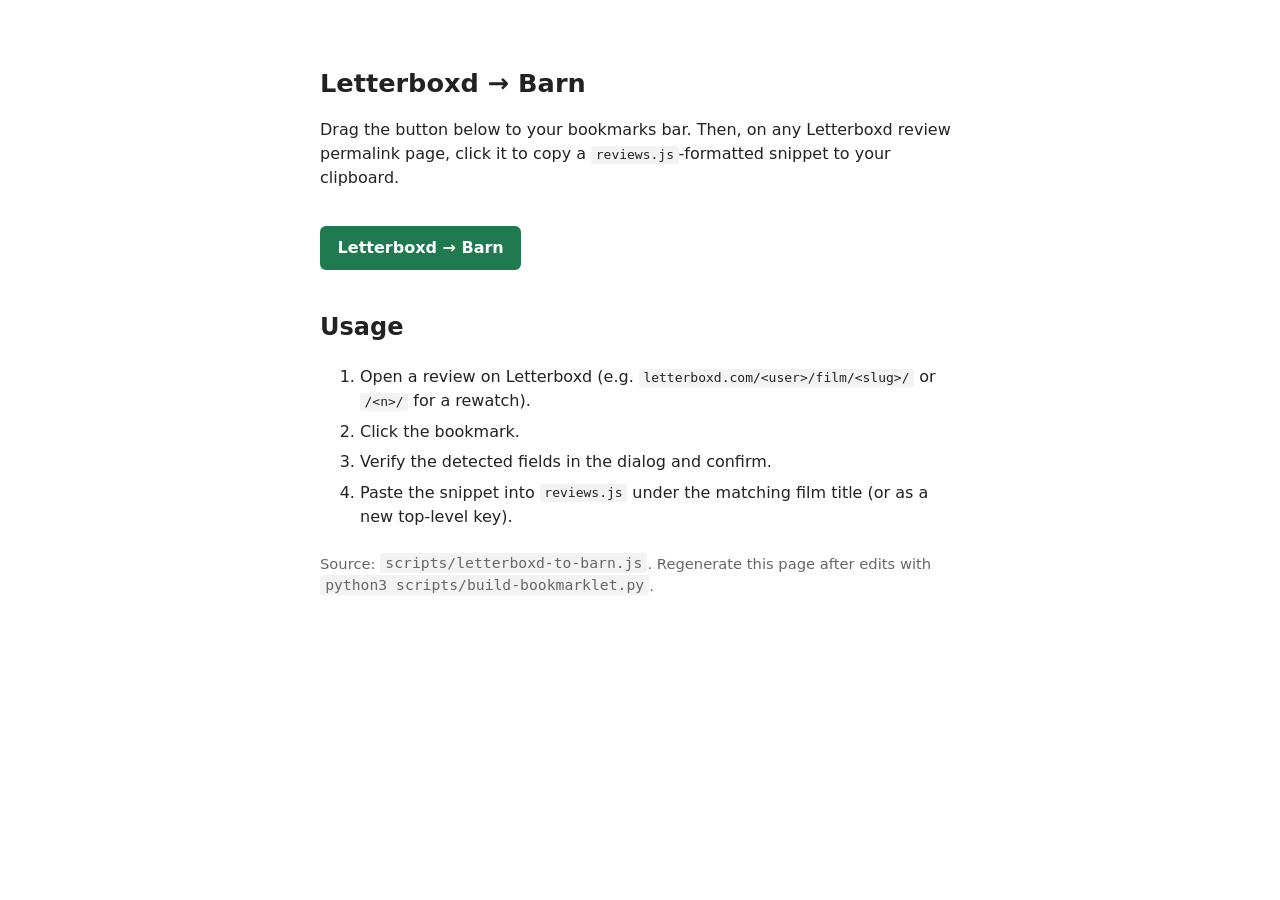
<file: scripts/bookmarklet.html>
<!DOCTYPE html>
<html lang="en">
<head>
  <meta charset="UTF-8" />
  <title>Install: Letterboxd → Barn</title>
  <style>
    body { font-family: system-ui, -apple-system, Segoe UI, Roboto, sans-serif;
           max-width: 640px; margin: 4rem auto; padding: 0 1.5rem;
           color: #222; line-height: 1.5; }
    h1 { font-size: 1.6rem; margin-bottom: 0.5rem; }
    .install {
      display: inline-block; margin: 1.25rem 0; padding: 0.6rem 1.1rem;
      background: #1f7a4f; color: #fff; border-radius: 6px;
      font-weight: 600; text-decoration: none; cursor: grab;
    }
    .install:hover { background: #155f3c; }
    code { background: #f3f3f3; padding: 0.1em 0.35em; border-radius: 3px; }
    ol li { margin: 0.4rem 0; }
    .note { color: #666; font-size: 0.92rem; margin-top: 1.5rem; }
  </style>
</head>
<body>
  <h1>Letterboxd → Barn</h1>
  <p>Drag the button below to your bookmarks bar. Then, on any
  Letterboxd review permalink page, click it to copy a
  <code>reviews.js</code>-formatted snippet to your clipboard.</p>

  <a class="install" href="javascript:%28function%28%29%7Bvar%20REVIEWER_MAP%3D%7Bdjweaver29%3A%22Dylan%20W.%22%2Cnjh20%3A%22Nathan%20H.%22%2Candrewacebo%3A%22Andrew%20A.%22%2Cfluffymastodons%3A%22Jacob%20L.%22%2Cdavidstirpe24%3A%22David%20S.%22%2Cayoitsmo%3A%22Morgan%20M.%22%2Csamsonite49%3A%22Sam%20H.%22%2CBigJoe0024%3A%22Joe%20H.%22%7D%3Bvar%20REVIEW_URL_RE%3D%2Fletterboxd%5C.com%5C%2F%5B%5E%5C%2F%5D%2B%5C%2Ffilm%5C%2F%5B%5E%5C%2F%5D%2B%5C%2F%28%3F%3A%5Cd%2B%5C%2F%29%3F%24%2F%3Bif%28%21REVIEW_URL_RE.test%28location.href.replace%28%2F%5B%3F%23%5D.%2A%24%2F%2C%22%22%29%29%29%7Bif%28%21confirm%28%22This%20doesn%27t%20look%20like%20a%20Letterboxd%20review%20URL.%20Continue%20anyway%3F%22%29%29return%3B%7Dvar%20%24%3Dfunction%28s%29%7Breturn%20document.querySelector%28s%29%3B%7D%3Bvar%20txt%3Dfunction%28el%29%7Breturn%20el%3F%28el.textContent%7C%7C%22%22%29.trim%28%29%3A%22%22%3B%7D%3Bvar%20canonical%3D%24%28%27link%5Brel%3D%22canonical%22%5D%27%29%3Bvar%20url%3D%28canonical%26%26canonical.href%29%7C%7C%28%24%28%27meta%5Bproperty%3D%22og%3Aurl%22%5D%27%29%7C%7C%7B%7D%29.content%7C%7Clocation.href.replace%28%2F%5B%3F%23%5D.%2A%24%2F%2C%22%22%29%3Bvar%20ogTitle%3D%28%24%28%27meta%5Bproperty%3D%22og%3Atitle%22%5D%27%29%7C%7C%7B%7D%29.content%7C%7C%22%22%3Bvar%20filmTitle%3D%22%22%3Bvar%20ogFilmMatch%3DogTitle.match%28%2Freview%20of%5Cs%2B%28.%2B%3F%29%28%3F%3A%5Cs%2A%5C%28%28%3F%3A19%7C20%29%5Cd%7B2%7D%5C%29%29%3F%5Cs%2A%24%2Fi%29%3Bif%28ogFilmMatch%29filmTitle%3DogFilmMatch%5B1%5D.trim%28%29%3Bvar%20username%3Ddocument.body.dataset.owner%7C%7C%28%28location.pathname.match%28%2F%5E%5C%2F%28%5B%5E%5C%2F%5D%2B%29%5C%2Ffilm%5C%2F%2F%29%7C%7C%5B%5D%29%5B1%5D%7C%7C%22%22%29%3Bvar%20formattedName%3DREVIEWER_MAP%5Busername%5D%7C%7Cusername%3Bvar%20rating%3Dnull%3Bvar%20twitterRating%3D%28%24%28%27meta%5Bname%3D%22twitter%3Adata2%22%5D%27%29%7C%7C%7B%7D%29.content%7C%7C%22%22%3Bif%28twitterRating%29%7Bvar%20stars%3D%28twitterRating.match%28%2F%5Cu2605%2Fg%29%7C%7C%5B%5D%29.length%3Bvar%20half%3D%2F%5Cu00bd%2F.test%28twitterRating%29%3F0.5%3A0%3Bif%28stars%2Bhalf%3E0%29rating%3Dstars%2Bhalf%3B%7Dif%28rating%3D%3D%3Dnull%29%7Bvar%20ratingEl%3Ddocument.querySelector%28%27.rating%5Bclass%2A%3D%22rated-%22%5D%27%29%3Bif%28ratingEl%29%7Bvar%20rm%3DratingEl.className.match%28%2Frated-%28%3F%3Alarge-%29%3F%28%5Cd%2B%29%2F%29%3Bif%28rm%29rating%3DparseInt%28rm%5B1%5D%2C10%29%2F%202%3B%7D%7Dvar%20text%3D%22%22%3Bvar%20bodyEl%3D%24%28%27.js-review-body%2C%5Bitemprop%3D%22reviewBody%22%5D%27%29%3Bif%28bodyEl%29%7Bvar%20ps%3DbodyEl.querySelectorAll%28%22p%22%29%3Bif%28ps.length%29%7Btext%3DArray.prototype.map.call%28ps%2Cfunction%28p%29%7Breturn%20p.textContent.trim%28%29%3B%7D%29.filter%28Boolean%29.join%28%22%5Cn%5Cn%22%29%3B%7Delse%7Btext%3DbodyEl.textContent.trim%28%29%3B%7D%7Dvar%20liked%3D%21%21document.querySelector%28%27.icon-liked%2C.has-icon-liked%2C.like-link-target%20.icon-liked%2C.like-link-target%5Bclass%2A%3D%22liked%22%5D%27%29%3Bvar%20viewDate%3D%24%28%27.view-date%27%29%3Bvar%20rewatch%3D%21%21%28viewDate%26%26%2F%5E%5Cs%2ARewatched%2Fi.test%28viewDate.textContent%29%29%7C%7C%2F%5C%2Ffilm%5C%2F%5B%5E%5C%2F%5D%2B%5C%2F%5Cd%2B%5C%2F%3F%24%2F.test%28location.pathname%29%3Bvar%20date%3D%22%22%3Bvar%20diaryLink%3Ddocument.querySelector%28%27a%5Bhref%2A%3D%22%2Fdiary%2Ffor%2F%22%5D%5Bhref%2A%3D%22%2F%22%5D%27%29%3Bvar%20diaryLinks%3Ddocument.querySelectorAll%28%27a%5Bhref%2A%3D%22%2Fdiary%2Ffor%2F%22%5D%27%29%3Bfor%28var%20i%3D0%3Bi%3CdiaryLinks.length%3Bi%2B%2B%29%7Bvar%20hm%3DdiaryLinks%5Bi%5D.getAttribute%28%22href%22%29.match%28%2F%5C%2Fdiary%5C%2Ffor%5C%2F%28%5Cd%7B4%7D%29%5C%2F%28%5Cd%7B2%7D%29%5C%2F%28%5Cd%7B2%7D%29%5C%2F%2F%29%3Bif%28hm%29%7Bdate%3Dhm%5B1%5D%2B%22-%22%2Bhm%5B2%5D%2B%22-%22%2Bhm%5B3%5D%3Bbreak%3B%7D%7Dif%28%21date%26%26viewDate%29%7Bvar%20m%3DviewDate.textContent.match%28%2F%28%5Cd%7B1%2C2%7D%29%5Cs%2B%28Jan%7CFeb%7CMar%7CApr%7CMay%7CJun%7CJul%7CAug%7CSep%7COct%7CNov%7CDec%29%5Cw%2A%5Cs%2B%28%5Cd%7B4%7D%29%2Fi%29%3Bif%28m%29%7Bvar%20months%3D%7BJan%3A1%2CFeb%3A2%2CMar%3A3%2CApr%3A4%2CMay%3A5%2CJun%3A6%2CJul%3A7%2CAug%3A8%2CSep%3A9%2COct%3A10%2CNov%3A11%2CDec%3A12%7D%3Bvar%20mm%3Dmonths%5Bm%5B2%5D.slice%280%2C3%29.replace%28%2F%5E.%2F%2Cfunction%28c%29%7Breturn%20c.toUpperCase%28%29%3B%7D%29%5D%3Bdate%3Dm%5B3%5D%2B%22-%22%2BString%28mm%29.padStart%282%2C%220%22%29%2B%22-%22%2BString%28parseInt%28m%5B1%5D%2C10%29%29.padStart%282%2C%220%22%29%3B%7D%7Dvar%20lines%3D%5B%22%7B%22%5D%3Blines.push%28%22%20name%3A%22%2BJSON.stringify%28formattedName%29%2B%22%2C%22%29%3Bif%28rewatch%29lines.push%28%22%20rewatch%3Atrue%2C%22%29%3Bif%28rating%21%3D%3Dnull%29lines.push%28%22%20rating%3A%22%2Brating.toFixed%281%29%2B%22%2C%22%29%3Bif%28liked%29lines.push%28%22%20liked%3Atrue%2C%22%29%3Bif%28text%29lines.push%28%22%20text%3A%22%2BJSON.stringify%28text%29%2B%22%2C%22%29%3Blines.push%28%22%20letterboxdUrl%3A%22%2BJSON.stringify%28url%29%2B%22%2C%22%29%3Blines.push%28%22%20date%3A%22%2BJSON.stringify%28date%29%29%3Blines.push%28%22%7D%2C%22%29%3Bvar%20snippet%3D%22%20%22%2BJSON.stringify%28filmTitle%29%2B%22%3A%5B%5Cn%22%2Blines.join%28%22%5Cn%22%29%2B%22%5Cn%5D%2C%22%3Bvar%20nameNote%3DREVIEWER_MAP%5Busername%5D%3F%22%22%3A%22%28unmapped%20username%20%E2%80%94%20edit%20before%20pasting%29%22%3Bvar%20preview%3D%22Detected%3A%5Cn%22%2B%22%20Film%3A%22%2B%28filmTitle%7C%7C%22%28missing%29%22%29%2B%22%5Cn%22%2B%22%20Name%3A%22%2BformattedName%2BnameNote%2B%22%5Cn%22%2B%22%20Rating%3A%22%2B%28rating%21%3D%3Dnull%3Frating%3A%22%28none%29%22%29%2B%22%5Cn%22%2B%22%20Liked%3A%22%2Bliked%2B%22%5Cn%22%2B%22%20Rewatch%3A%22%2Brewatch%2B%22%5Cn%22%2B%22%20Date%3A%22%2B%28date%7C%7C%22%28missing%29%22%29%2B%22%5Cn%22%2B%22%20URL%3A%22%2Burl%2B%22%5Cn%22%2B%22%20Text%3A%22%2B%28text%3Ftext.slice%280%2C100%29%2B%28text.length%3E100%3F%22%5Cu2026%22%3A%22%22%29%3A%22%28none%29%22%29%2B%22%5Cn%5Cn%22%2B%22Copy%20snippet%20to%20clipboard%3F%22%3Bif%28%21confirm%28preview%29%29return%3Bif%28navigator.clipboard%26%26navigator.clipboard.writeText%29%7Bnavigator.clipboard.writeText%28snippet%29.then%28function%28%29%7Balert%28%22Copied%21Paste%20it%20into%20reviews.js.%22%29%3B%7D%2Cfunction%28%29%7Bwindow.prompt%28%22Copy%20this%3A%22%2Csnippet%29%3B%7D%29%3B%7Delse%7Bwindow.prompt%28%22Copy%20this%3A%22%2Csnippet%29%3B%7D%7D%29%28%29%3B">Letterboxd → Barn</a>

  <h2>Usage</h2>
  <ol>
    <li>Open a review on Letterboxd
      (e.g. <code>letterboxd.com/&lt;user&gt;/film/&lt;slug&gt;/</code>
      or <code>/&lt;n&gt;/</code> for a rewatch).</li>
    <li>Click the bookmark.</li>
    <li>Verify the detected fields in the dialog and confirm.</li>
    <li>Paste the snippet into <code>reviews.js</code> under the
        matching film title (or as a new top-level key).</li>
  </ol>

  <p class="note">Source: <code>scripts/letterboxd-to-barn.js</code>.
  Regenerate this page after edits with
  <code>python3 scripts/build-bookmarklet.py</code>.</p>
</body>
</html>
</file>
<file: style.css>
/* ============================================================
   MOVIES IN THE BARN — Stylesheet
   Colors:
     --cream:   #f9efdc  (background)
     --rust:    #cb5728  (accent 1)
     --stone:   #726a62  (accent 2)
   ============================================================ */

@import url('https://fonts.googleapis.com/css2?family=Quicksand:wght@300;400;500;600;700&display=swap');

:root {
  --cream:  #f9efdc;
  --rust:   #cb5728;
  --stone:  #726a62;
  --ink:    #2a2420;
  --radius-bubble: 50%;
  --font-display: 'Quicksand', sans-serif;
  --font-body: 'Quicksand', sans-serif;
}

/* ── Reset ── */
*, *::before, *::after { box-sizing: border-box; margin: 0; padding: 0; }
html { scroll-behavior: smooth; }

body {
  background: var(--cream);
  color: var(--ink);
  font-family: var(--font-body);
  font-weight: 300;
  line-height: 1.6;
  min-height: 100vh;
  overflow-x: hidden;
}

img { max-width: 100%; display: block; }
a { color: inherit; text-decoration: none; }

/* ── Typography ── */
h1, h2, h3 { font-family: var(--font-display); font-weight: 400; line-height: 1.15; }
em { font-style: italic; }

/* ── Nav ── */
.site-header {
  position: sticky;
  top: 0;
  z-index: 110;
  background: var(--cream);
}

.nav-inner {
  max-width: 1400px;
  padding: 0 2rem;
  margin: 0 auto;
  display: flex;
  align-items: center;
  justify-content: space-between;
  height: 80px;
  gap: 0.25rem;
}
.logo-link { margin-right: auto; }

.logo-link { display: flex; align-items: center; flex-shrink: 0; background: transparent; }
/* Nav logo is invisible — hero logo takes its place. Fades in only after hero scrolls off. */
.logo {
  height: 44px;
  width: auto;
  background: transparent;
  opacity: 0;
  pointer-events: none;
  transition: opacity 0.35s;
}

.nav-links {
  list-style: none;
  display: flex;
  align-items: center;
  gap: 0.25rem;
}

.nav-link {
  font-family: var(--font-body);
  font-weight: 400;
  font-size: 0.9rem;
  letter-spacing: 0.03em;
  padding: 0.4rem 0.85rem;
  border-radius: 999px;
  transition: background 0.18s, color 0.18s;
  color: var(--stone);
  background: color-mix(in srgb, var(--stone) 6%, transparent);
}

.nav-link:hover { background: color-mix(in srgb, var(--rust) 12%, transparent); color: var(--rust); }
.nav-link.active { background: var(--rust); color: var(--cream); }

.nav-toggle {
  display: none;
  background: none;
  border: none;
  font-size: 1.5rem;
  cursor: pointer;
  color: var(--rust);
  padding: 0.25rem;
}

/* ── Mode toggle ── */
.mode-toggle {
  background: transparent;
  border: 1.5px solid var(--rust);
  cursor: pointer;
  color: var(--rust);
  font-family: var(--font-body);
  font-size: 1.1rem;
  padding: 0.25rem 0.75rem;
  border-radius: 999px;
  transition: border-color 0.18s, color 0.18s;
  margin: 0;
}
.mode-toggle:hover {
  border-color: var(--rust);
  color: var(--rust);
}
.mode-toggle-label--fun { display: none; }
[data-mode="fun"] .mode-toggle-label--boring { display: none; }
[data-mode="fun"] .mode-toggle-label--fun { display: inline; }
[data-mode="fun"] .mode-toggle {
  border-color: var(--rust);
  color: var(--rust);
}

/* ── Hero (homepage) ── */
.hero {
  position: relative;
  max-width: 1400px;
  margin: 0 auto;
  padding: 0.5rem 2rem 1rem;
  text-align: center;
}

.hero-logo-wrap {
  position: sticky;
  top: 18px;        /* centers 44px logo in 80px nav: (80-44)/2 */
  z-index: 110;     /* same as sticky nav */
  margin: 0 auto 1.5rem;
  background: transparent;
  width: fit-content;
}

.hero-logo {
  height: 240px;
  width: auto;
  max-width: 900px;
  background: transparent;
  transform-origin: left top;
}

.hero-text {
  position: relative;
  z-index: 2;
  margin-bottom: 0;
  transition: opacity 0.3s ease;
}


.hero-eyebrow {
  font-family: var(--font-body);
  font-size: 0.85rem;
  letter-spacing: 0.12em;
  text-transform: uppercase;
  color: var(--stone);
  margin-bottom: 1rem;
}

.hero-title {
  font-size: clamp(3.5rem, 9vw, 7rem);
  font-weight: 300;
  line-height: 1.0;
  color: var(--ink);
}

.hero-title em {
  color: var(--rust);
}

/* ── Theme banner ── */
.theme-banner {
  max-width: 1100px;
  margin: 0 auto;
  padding: 0 2rem 2rem;
}

.theme-bubble-row {
  position: relative;
  width: 320px;
  height: 265px;
}

/* ── Film cards (bubble layout) ── */
.films-section {
  max-width: 1100px;
  margin: 0 auto;
  padding: 0 2rem;
  display: flex;
  flex-wrap: wrap;
  gap: 0 2.5rem;
  align-items: flex-start;
  justify-content: center;
}

/* Bubble card — vertical stagger is handled via randomized inline margin-top in JS */
.film-bubble-card {
  width: 290px;
  flex-shrink: 0;
  cursor: pointer;
  overflow: visible;
  position: relative;
  z-index: 1;
  transition: z-index 0s;
}

.film-bubble-card.is-top-visible { z-index: 10; }

.film-bubble-card:hover .film-bubble-img {
  filter: brightness(1.07);
}

/* In boring mode, CSS handles the info bubble hover pop.
   In fun mode, JS parallax combines scale with translate. */
[data-mode="boring"] .film-bubble-card:hover .film-bubble-info {
  transform: scale(1.05);
}

.film-bubble-img,
.film-bubble-info {
  transition: filter 0.2s, transform 0.2s;
  will-change: transform;
}

.film-bubble-card--past { opacity: 0.6; }

/* Featured cards (Now Showing) — larger to stand out */
.film-bubble-card--featured { width: 370px; }
.film-bubble-card--featured .film-bubble-stage { width: 370px; height: 400px; }
.film-bubble-card--featured .film-bubble-img { width: 330px; height: 330px; left: 20px; top: 30px; }
.film-bubble-card--featured .film-bubble-info { width: 175px; height: 175px; }
.film-bubble-card--featured .film-bubble-title { font-size: 1.05rem; }
.film-bubble-card--featured .film-bubble-date { font-size: 0.78rem; }

/* Stage: fixed size that contains image + info bubble in any corner */
.film-bubble-stage {
  position: relative;
  width: 290px;
  height: 310px;
  overflow: visible;
}

/* Large image circle — centered in stage */
.film-bubble-img {
  position: absolute;
  top: 25px;
  left: 15px;
  width: 260px;
  height: 260px;
  border-radius: 50%;
  overflow: hidden;
  background: color-mix(in srgb, var(--stone) 20%, transparent);
}

.film-bubble-img img {
  width: 100%;
  height: 100%;
  object-fit: cover;
  display: block;
}

.film-bubble-img--empty {
  display: flex;
  align-items: center;
  justify-content: center;
  font-size: 3rem;
}

/* Smaller info circle — position set per-card via inline style to avoid covering the subject. */
.film-bubble-info {
  position: absolute;
  width: 150px;
  height: 150px;
  border-radius: 50%;
  display: flex;
  flex-direction: column;
  align-items: center;
  justify-content: center;
  text-align: center;
  color: var(--cream);
  padding: 1rem;
  z-index: 2;
}

/* Alternate info circle colors: odd = stone, even = rust */
.film-bubble-card:nth-child(odd) .film-bubble-info  { background: var(--stone); }
.film-bubble-card:nth-child(even) .film-bubble-info { background: var(--rust); }

.film-bubble-date {
  font-size: 0.75rem;
  letter-spacing: 0.05em;
  opacity: 0.85;
  font-weight: 400;
  display: block;
}

.film-bubble-title {
  font-family: var(--font-display);
  font-size: 0.9rem;
  font-weight: 600;
  line-height: 1.2;
  margin-top: 0.2rem;
  display: block;
}

/* ── Calendar button ── */
.cal-dropdown-wrap { position: relative; margin-top: 0.75rem; width: fit-content; z-index: 200; }

.btn-cal {
  display: inline-flex;
  align-items: center;
  gap: 0.4rem;
  background: var(--rust);
  color: var(--cream);
  border: none;
  border-radius: 999px;
  padding: 0.5rem 1.2rem;
  font-family: var(--font-body);
  font-size: 0.85rem;
  font-weight: 500;
  letter-spacing: 0.03em;
  cursor: pointer;
  transition: background 0.18s;
}
.btn-cal:hover { background: color-mix(in srgb, var(--rust) 80%, var(--ink)); }

.cal-dropdown {
  position: absolute;
  top: calc(100% + 8px);
  left: 0;
  background: white;
  border-radius: 0.75rem;
  box-shadow: 0 12px 40px color-mix(in srgb, var(--ink) 20%, transparent);
  border: 1px solid color-mix(in srgb, var(--stone) 15%, transparent);
  min-width: 210px;
  z-index: 9999;
  overflow: hidden;
  animation: dropIn 0.15s ease;
}

@keyframes dropIn {
  from { opacity: 0; transform: translateY(-6px); }
  to   { opacity: 1; transform: translateY(0); }
}

.cal-dropdown.hidden { display: none; }

.cal-option {
  display: block;
  width: 100%;
  padding: 0.75rem 1rem;
  text-align: left;
  font-family: var(--font-body);
  font-size: 0.88rem;
  background: none;
  border: none;
  color: var(--ink);
  cursor: pointer;
  transition: background 0.12s;
  text-decoration: none;
}
.cal-option:hover { background: var(--cream); color: var(--rust); }

/* ── CTA ── */
.lineup-cta {
  max-width: 1100px;
  margin: 3rem auto;
  padding: 0 2rem;
}

.btn-outline {
  display: inline-flex;
  align-items: center;
  gap: 0.5rem;
  border: 1.5px solid var(--rust);
  color: var(--rust);
  border-radius: 999px;
  padding: 0.65rem 1.5rem;
  font-family: var(--font-body);
  font-size: 0.9rem;
  font-weight: 400;
  transition: background 0.18s, color 0.18s;
}
.btn-outline:hover { background: var(--rust); color: var(--cream); }

/* ── Page hero (inner pages) ── */
.page-hero {
  position: relative;
  max-width: 1100px;
  margin: 0 auto;
  padding: 4rem 2rem 2.5rem;
  overflow: hidden;
}

.page-hero-text { position: relative; z-index: 2; }

.page-title {
  font-size: clamp(2.5rem, 6vw, 4.5rem);
  font-weight: 300;
  line-height: 1.1;
  color: var(--ink);
}
.page-title em { color: var(--rust); }

.page-subtitle {
  font-size: 0.88rem;
  color: var(--stone);
  letter-spacing: 0.08em;
  text-transform: uppercase;
  margin-top: 0.6rem;
}

.month-films {
  display: flex;
  flex-wrap: wrap;
  gap: 0 1.5rem;
  align-items: flex-start;
  justify-content: center;
}

/* ── Search bar ── */
.search-bar {
  display: flex;
  flex-direction: column;
  gap: 0.85rem;
}

.search-input {
  width: 100%;
  max-width: 500px;
  padding: 0.75rem 1.25rem;
  border: 1.5px solid color-mix(in srgb, var(--stone) 30%, transparent);
  border-radius: 999px;
  background: white;
  font-family: var(--font-body);
  font-size: 0.95rem;
  color: var(--ink);
  outline: none;
  transition: border-color 0.18s;
}
.search-input:focus { border-color: var(--rust); }
.search-input::placeholder { color: var(--stone); }

.search-input-wrap {
  position: relative;
  width: 100%;
  max-width: 500px;
}
.search-input-wrap .search-input {
  max-width: none;
}
.search-placeholder-scroll {
  position: absolute;
  top: 0;
  left: 1.25rem;
  right: 1.25rem;
  bottom: 0;
  display: flex;
  align-items: center;
  overflow: hidden;
  pointer-events: none;
}
.search-placeholder-text {
  white-space: nowrap;
  color: var(--stone);
  font-family: var(--font-body);
  font-size: 0.95rem;
  will-change: transform;
}

.filter-pills { display: flex; flex-wrap: wrap; gap: 0.5rem; }

/* ── Mode toggle toast ── */
.mode-toast {
  position: fixed;
  bottom: 2rem;
  left: 50%;
  transform: translate(-50%, 1rem);
  background: color-mix(in srgb, var(--ink, #1e1a17) 92%, transparent);
  color: var(--cream);
  font-family: var(--font-body);
  font-size: 0.9rem;
  padding: 0.65rem 1.1rem;
  border-radius: 999px;
  pointer-events: none;
  opacity: 0;
  transition: opacity 0.2s ease, transform 0.2s ease;
  z-index: 10000;
  box-shadow: 0 8px 24px rgba(0,0,0,0.25);
}
.mode-toast--visible {
  opacity: 1;
  transform: translate(-50%, 0);
}

.pill {
  padding: 0.35rem 0.9rem;
  border-radius: 999px;
  border: 1.5px solid color-mix(in srgb, var(--stone) 35%, transparent);
  background: transparent;
  color: var(--stone);
  font-family: var(--font-body);
  font-size: 0.82rem;
  cursor: pointer;
  transition: background 0.15s, color 0.15s, border-color 0.15s;
  -webkit-tap-highlight-color: transparent;
}
@media (hover: hover) {
  .pill:hover { border-color: var(--rust); color: var(--rust); }
}
.pill--active,
.pill--active:hover { background: var(--rust); color: var(--cream); border-color: var(--rust); }

/* ── Archive ── */
.archive-year { margin-bottom: 3rem; }

.archive-year-heading {
  font-family: var(--font-display);
  font-size: 2.5rem;
  font-weight: 300;
  color: var(--rust);
  margin-bottom: 1.5rem;
  padding-bottom: 0.5rem;
  border-bottom: 1px solid color-mix(in srgb, var(--rust) 20%, transparent);
}

.archive-month-block { margin-bottom: 2rem; }

.archive-month-heading {
  font-family: var(--font-display);
  font-size: 1.35rem;
  font-weight: 400;
  color: var(--rust);
  margin: 0 0 0.85rem;
  line-height: 1.25;
}
.archive-month-theme {
  font-style: italic;
  color: var(--stone);
  font-weight: 300;
}
.archive-month-theme::before {
  content: " — ";
  color: color-mix(in srgb, var(--stone) 50%, transparent);
  font-style: normal;
}

.archive-films { display: flex; flex-direction: column; gap: 0.75rem; }

.archive-row {
  display: grid;
  grid-template-columns: 64px 1fr;
  gap: 1.25rem;
  align-items: center;
  background: color-mix(in srgb, var(--stone) 4%, var(--cream));
  border: 1px solid color-mix(in srgb, var(--stone) 10%, transparent);
  border-radius: 1rem;
  padding: 1rem;
  transition: box-shadow 0.18s, background 0.18s;
}
.archive-row:hover {
  box-shadow: 0 4px 20px color-mix(in srgb, var(--ink) 8%, transparent);
  background: color-mix(in srgb, var(--stone) 7%, var(--cream));
}

.archive-poster {
  width: 64px;
  height: 64px;
  object-fit: cover;
  border-radius: 50%;
}
.archive-poster--placeholder {
  width: 64px;
  height: 64px;
  border-radius: 50%;
  background: color-mix(in srgb, var(--stone) 15%, transparent);
  display: flex;
  align-items: center;
  justify-content: center;
  font-size: 1.5rem;
}

.archive-title {
  font-family: var(--font-display);
  font-size: 1.1rem;
  font-weight: 400;
  line-height: 1.2;
}
.archive-meta {
  font-size: 0.78rem;
  color: var(--stone);
  letter-spacing: 0.03em;
  margin-top: 0.1rem;
}
.archive-genres {
  font-size: 0.78rem;
  color: var(--stone);
  margin-top: 0.1rem;
}

.archive-date {
  font-size: 0.78rem;
  color: var(--rust);
  margin-top: 0.1rem;
}
.no-results {
  max-width: 1100px;
  margin: 2rem auto;
  padding: 0 2rem;
  color: var(--stone);
  font-style: italic;
}
.hidden { display: none !important; }

/* ── Single-page sections ── */
.sp-section {
  padding: 5rem 0;
  scroll-margin-top: 80px;
}

.sp-section--first {
  padding-top: 2.5rem;
}

.sp-section--tinted {
  background: color-mix(in srgb, var(--stone) 5%, var(--cream));
}

.section-inner {
  max-width: 1400px;
  margin: 0 auto;
  padding: 0 2rem;
}

.section-label {
  font-family: var(--font-display);
  font-size: clamp(2rem, 5vw, 3rem);
  font-weight: 300;
  color: var(--ink);
  margin-bottom: 2.5rem;
  line-height: 1.1;
}

.section-label em { color: var(--rust); }

/* Anchor offset for sticky nav */
[id="now-showing"],
[id="coming-soon"],
[id="archive"],
[id="about"] {
  scroll-margin-top: 90px;
}

.section-empty {
  color: var(--stone);
  font-style: italic;
  font-size: 1rem;
}

/* ── About inline ── */
.about-inline-wrap {
  position: relative;
  overflow: hidden;
  padding-bottom: 2rem;
}

.about-content { position: relative; z-index: 2; max-width: 560px; }

.about-body {
  margin-top: 2rem;
  display: flex;
  flex-direction: column;
  gap: 1rem;
  font-size: 1.05rem;
  line-height: 1.7;
}

.about-body strong { font-weight: 500; }

.instagram-link {
  display: inline-flex;
  align-items: center;
  gap: 0.5rem;
  background: var(--rust);
  color: var(--cream);
  border-radius: 999px;
  padding: 0.6rem 1.3rem;
  font-size: 0.9rem;
  font-weight: 400;
  margin-top: 0.5rem;
  width: fit-content;
  transition: background 0.18s;
}
.instagram-link:hover { background: color-mix(in srgb, var(--rust) 80%, var(--ink)); }

/* ── Film modal ── */
.film-modal-overlay {
  position: fixed;
  inset: 0;
  background: color-mix(in srgb, var(--ink) 60%, transparent);
  z-index: 310;
  display: flex;
  align-items: center;
  justify-content: center;
  padding: 1.5rem;
  opacity: 0;
  pointer-events: none;
  transition: opacity 0.25s;
}

.film-modal-overlay.is-open {
  opacity: 1;
  pointer-events: all;
}

.film-modal {
  background: var(--cream);
  border-radius: 2rem;
  max-width: 700px;
  max-height: calc(100vh - 3rem);
  overflow-y: auto;
  width: 100%;
  position: relative;
  padding: 2.5rem;
  transform: translateY(24px) scale(0.97);
  transition: transform 0.25s;
}

.film-modal-overlay.is-open .film-modal {
  transform: translateY(0) scale(1);
}

.film-modal-actions {
  position: absolute;
  top: 1.25rem;
  right: 1.25rem;
  display: flex;
  gap: 0.4rem;
  align-items: center;
  z-index: 2;
}

.film-modal-action-btn {
  background: color-mix(in srgb, var(--stone) 15%, transparent);
  border: none;
  width: 38px;
  height: 38px;
  border-radius: 50%;
  font-size: 1.2rem;
  line-height: 1;
  cursor: pointer;
  color: var(--stone);
  transition: background 0.15s;
  display: flex;
  align-items: center;
  justify-content: center;
}

.film-modal-action-btn:hover {
  background: color-mix(in srgb, var(--stone) 28%, transparent);
  color: var(--ink);
}

.film-modal-share-wrap {
  position: relative;
}

.film-modal-share-dropdown {
  position: absolute;
  top: calc(100% + 6px);
  right: 0;
  background: white;
  border-radius: 0.75rem;
  box-shadow: 0 8px 30px color-mix(in srgb, var(--ink) 15%, transparent);
  border: 1px solid color-mix(in srgb, var(--stone) 12%, transparent);
  min-width: 160px;
  overflow: hidden;
  animation: dropIn 0.15s ease;
  z-index: 10;
}

.share-option {
  display: flex;
  align-items: center;
  gap: 0.6rem;
  width: 100%;
  padding: 0.65rem 1rem;
  background: none;
  border: none;
  font-family: var(--font-body);
  font-size: 0.85rem;
  color: var(--ink);
  cursor: pointer;
  transition: background 0.12s;
  text-align: left;
}

.share-option:hover {
  background: var(--cream);
  color: var(--rust);
}

.share-option svg {
  flex-shrink: 0;
  color: var(--stone);
}

.share-option:hover svg {
  color: var(--rust);
}

.film-modal-inner {
  display: flex;
  gap: 2rem;
  align-items: flex-start;
}

.film-modal-img {
  width: 200px;
  height: 200px;
  border-radius: 50%;
  overflow: hidden;
  flex-shrink: 0;
  background: color-mix(in srgb, var(--stone) 20%, transparent);
}

.film-modal-img img {
  width: 100%;
  height: 100%;
  object-fit: cover;
  display: block;
}

.film-modal-img--empty {
  display: flex;
  align-items: center;
  justify-content: center;
  font-size: 3rem;
}

.film-modal-content {
  flex: 1;
  min-width: 0;
  padding-top: 0.5rem;
}

.film-modal-date {
  font-size: 0.78rem;
  text-transform: uppercase;
  letter-spacing: 0.1em;
  color: var(--rust);
  font-weight: 500;
  margin-bottom: 0.4rem;
}

.film-modal-title {
  font-family: var(--font-display);
  font-size: clamp(1.4rem, 4vw, 2rem);
  font-weight: 600;
  color: var(--ink);
  line-height: 1.15;
  margin-bottom: 0.35rem;
}

.film-modal-theme {
  font-size: 1.05rem;
  color: var(--rust);
  font-style: italic;
  margin-bottom: 0.3rem;
}

.film-modal-meta {
  font-size: 0.82rem;
  color: var(--stone);
  letter-spacing: 0.04em;
  margin-bottom: 0.35rem;
}

.film-modal-detail {
  font-size: 0.82rem;
  color: var(--stone);
  line-height: 1.5;
  margin-bottom: 1rem;
}

.film-modal-desc {
  font-size: 0.95rem;
  line-height: 1.65;
  color: color-mix(in srgb, var(--ink) 80%, transparent);
  margin-bottom: 1.5rem;
}

.film-modal-cal-label {
  font-size: 0.75rem;
  text-transform: uppercase;
  letter-spacing: 0.1em;
  color: var(--stone);
  margin-bottom: 0.6rem;
}

.film-modal-cal-options {
  display: flex;
  gap: 0.6rem;
  flex-wrap: wrap;
}

.btn-cal--outline {
  background: transparent;
  color: var(--rust);
  border: 1.5px solid var(--rust);
}

.btn-cal--outline:hover {
  background: var(--rust);
  color: var(--cream);
}


@media (max-width: 560px) {
  .film-modal { padding: 1.75rem 1.25rem; border-radius: 1.5rem; }
  .film-modal-inner { flex-direction: column; align-items: center; }
  .film-modal-img { width: 160px; height: 160px; }
  .film-modal-content { padding-top: 0; width: 100%; }
}

/* ── Footer ── */
.site-footer {
  border-top: 1px solid color-mix(in srgb, var(--stone) 12%, transparent);
  padding: 1.25rem 2rem;
  text-align: center;
  color: var(--stone);
  font-size: 0.85rem;
}
.site-footer a { color: var(--rust); }
.site-footer a:hover { text-decoration: underline; }
.footer-credit { font-size: 0.8rem; }

/* ── Responsive ── */
@media (max-width: 720px) {
  .nav-links { display: none; }
  .nav-toggle { display: block; }

  .mode-toggle {
    border: none;
    font-size: 1.4rem;
    padding: 0.25rem;
    background: none;
  }
  [data-mode="fun"] .mode-toggle {
    background: none;
  }

  .nav-links.open {
    display: flex;
    flex-wrap: wrap;
    justify-content: center;
    position: absolute;
    top: 80px;
    left: 0; right: 0;
    background: var(--cream);
    padding: 1rem 2rem;
    border-bottom: 1px solid color-mix(in srgb, var(--rust) 15%, transparent);
    z-index: 110;
    column-gap: 0.5rem;
    row-gap: 0.85rem;
  }

  .film-bubble-card { width: 240px; }
  .film-bubble-stage { width: 240px; height: 260px; }
  .film-bubble-img { width: 215px; height: 215px; left: 12px; top: 20px; }
  .film-bubble-info { width: 130px; height: 130px; }
  .film-bubble-title { font-size: 0.82rem; }

  /* Featured cards scale down on mobile but stay larger than regular */
  .film-bubble-card--featured { width: 290px; }
  .film-bubble-card--featured .film-bubble-stage { width: 290px; height: 310px; }
  .film-bubble-card--featured .film-bubble-img { width: 260px; height: 260px; left: 15px; top: 25px; }
  .film-bubble-card--featured .film-bubble-info { width: 150px; height: 150px; }
  .film-bubble-card--featured .film-bubble-title { font-size: 0.95rem; }

  .hero-logo { height: 120px; }
  .hero-logo-wrap.is-stuck .hero-logo { transform: scale(0.3667); } /* 44 / 120 */

  .archive-row {
    grid-template-columns: 52px 1fr;
    gap: 0.85rem;
  }
  .archive-poster, .archive-poster--placeholder { width: 52px; height: 52px; }
}

/* ── Film page ── */
.film-page-hero {
  max-width: 1100px;
  margin: 0 auto;
  padding: 3rem 2rem 2rem;
}

.film-page-hero-inner {
  display: flex;
  gap: 2.5rem;
  align-items: flex-start;
}

.film-page-poster {
  width: 280px;
  height: 280px;
  border-radius: 50%;
  overflow: hidden;
  flex-shrink: 0;
  background: color-mix(in srgb, var(--stone) 20%, transparent);
}

.film-page-poster img {
  width: 100%;
  height: 100%;
  object-fit: cover;
  display: block;
}

.film-page-info {
  flex: 1;
  min-width: 0;
  padding-top: 0.25rem;
}

.film-page-date {
  font-size: 0.78rem;
  text-transform: uppercase;
  letter-spacing: 0.1em;
  color: var(--rust);
  font-weight: 500;
  margin-bottom: 0.4rem;
}

.film-page-title {
  font-family: var(--font-display);
  font-size: clamp(1.8rem, 5vw, 2.8rem);
  font-weight: 600;
  color: var(--ink);
  line-height: 1.15;
  margin-bottom: 0.4rem;
}

.film-page-theme {
  font-size: 1.1rem;
  color: var(--rust);
  font-style: italic;
  margin-bottom: 0.35rem;
}

.film-page-meta {
  font-size: 0.85rem;
  color: var(--stone);
  letter-spacing: 0.04em;
  margin-bottom: 0.4rem;
}

.film-page-detail {
  font-size: 0.85rem;
  color: var(--stone);
  line-height: 1.5;
  margin-bottom: 1rem;
}

.film-page-desc {
  font-size: 1rem;
  line-height: 1.7;
  color: color-mix(in srgb, var(--ink) 80%, transparent);
  margin-bottom: 1.5rem;
}

.film-page-actions {
  margin-top: 0.5rem;
}

.film-page-back {
  max-width: 1100px;
  margin: 0 auto;
  padding: 0 2rem 3rem;
}

/* ── Reviews section ── */
.film-page-reviews {
  max-width: 1100px;
  margin: 0 auto;
  padding: 1rem 2rem 4rem;
  border-top: 1px solid color-mix(in srgb, var(--stone) 12%, transparent);
}

.film-page-reviews-inner {
  padding-top: 2rem;
}

.film-page-reviews-heading {
  font-family: var(--font-display);
  font-size: clamp(1.5rem, 4vw, 2rem);
  font-weight: 300;
  color: var(--ink);
  margin-bottom: 1.5rem;
}

.review-cards {
  column-width: 300px;
  column-gap: 1.25rem;
}

.review-card {
  background: white;
  border: 1px solid color-mix(in srgb, var(--stone) 10%, transparent);
  border-radius: 1.25rem;
  padding: 1.5rem;
  display: flex;
  flex-direction: column;
  gap: 0.75rem;
  transition: box-shadow 0.18s;
  break-inside: avoid;
  margin-bottom: 1.25rem;
}

.review-card:hover {
  box-shadow: 0 4px 20px color-mix(in srgb, var(--ink) 8%, transparent);
}

.review-card-header {
  display: flex;
  align-items: center;
  justify-content: space-between;
  gap: 0.75rem;
}

.review-card-meta {
  display: flex;
  align-items: center;
  gap: 0.5rem;
  flex-shrink: 0;
}

.review-card-badges {
  display: flex;
  align-items: center;
  gap: 0.3rem;
}

.review-badge {
  font-size: 0.85rem;
  line-height: 1;
}

.review-badge--liked {
  color: var(--rust);
}

.review-badge--rewatch {
  color: var(--stone);
  font-size: 0.95rem;
}

.review-card-name {
  font-family: var(--font-display);
  font-size: 1.05rem;
  font-weight: 600;
  color: var(--ink);
}

.review-card-stars {
  display: flex;
  gap: 0.1rem;
  flex-shrink: 0;
}

.star {
  font-size: 1rem;
  line-height: 1;
}

.star--full {
  color: var(--rust);
}

.star--half {
  color: var(--rust);
  background: linear-gradient(90deg, var(--rust) 50%, color-mix(in srgb, var(--stone) 25%, transparent) 50%);
  -webkit-background-clip: text;
  -webkit-text-fill-color: transparent;
  background-clip: text;
}

.star--empty {
  color: color-mix(in srgb, var(--stone) 25%, transparent);
}

.review-card-text {
  font-size: 0.92rem;
  line-height: 1.65;
  color: color-mix(in srgb, var(--ink) 80%, transparent);
}

.review-card-text p {
  margin: 0 0 0.75em;
}

.review-card-text p:last-child {
  margin-bottom: 0;
}

.review-card-text--truncated {
  display: -webkit-box;
  -webkit-line-clamp: 5;
  -webkit-box-orient: vertical;
  overflow: hidden;
}

.review-card-text--expanded {
  display: block;
  -webkit-line-clamp: unset;
  overflow: visible;
}

.review-card-toggle {
  background: none;
  border: none;
  font-size: 0.82rem;
  font-weight: 500;
  color: var(--rust);
  cursor: pointer;
  padding: 0;
  margin-top: 0.4em;
}

.review-card-toggle:hover {
  text-decoration: underline;
}

.review-card-link {
  font-size: 0.8rem;
  font-weight: 500;
  color: var(--stone);
  transition: color 0.15s;
  margin-top: auto;
}

.review-card-link:hover {
  color: var(--rust);
}

@media (max-width: 720px) {
  .film-page-hero-inner {
    flex-direction: column;
    align-items: center;
  }
  .film-page-poster { width: 200px; height: 200px; }
  .film-page-info { width: 100%; }
}
</file>
